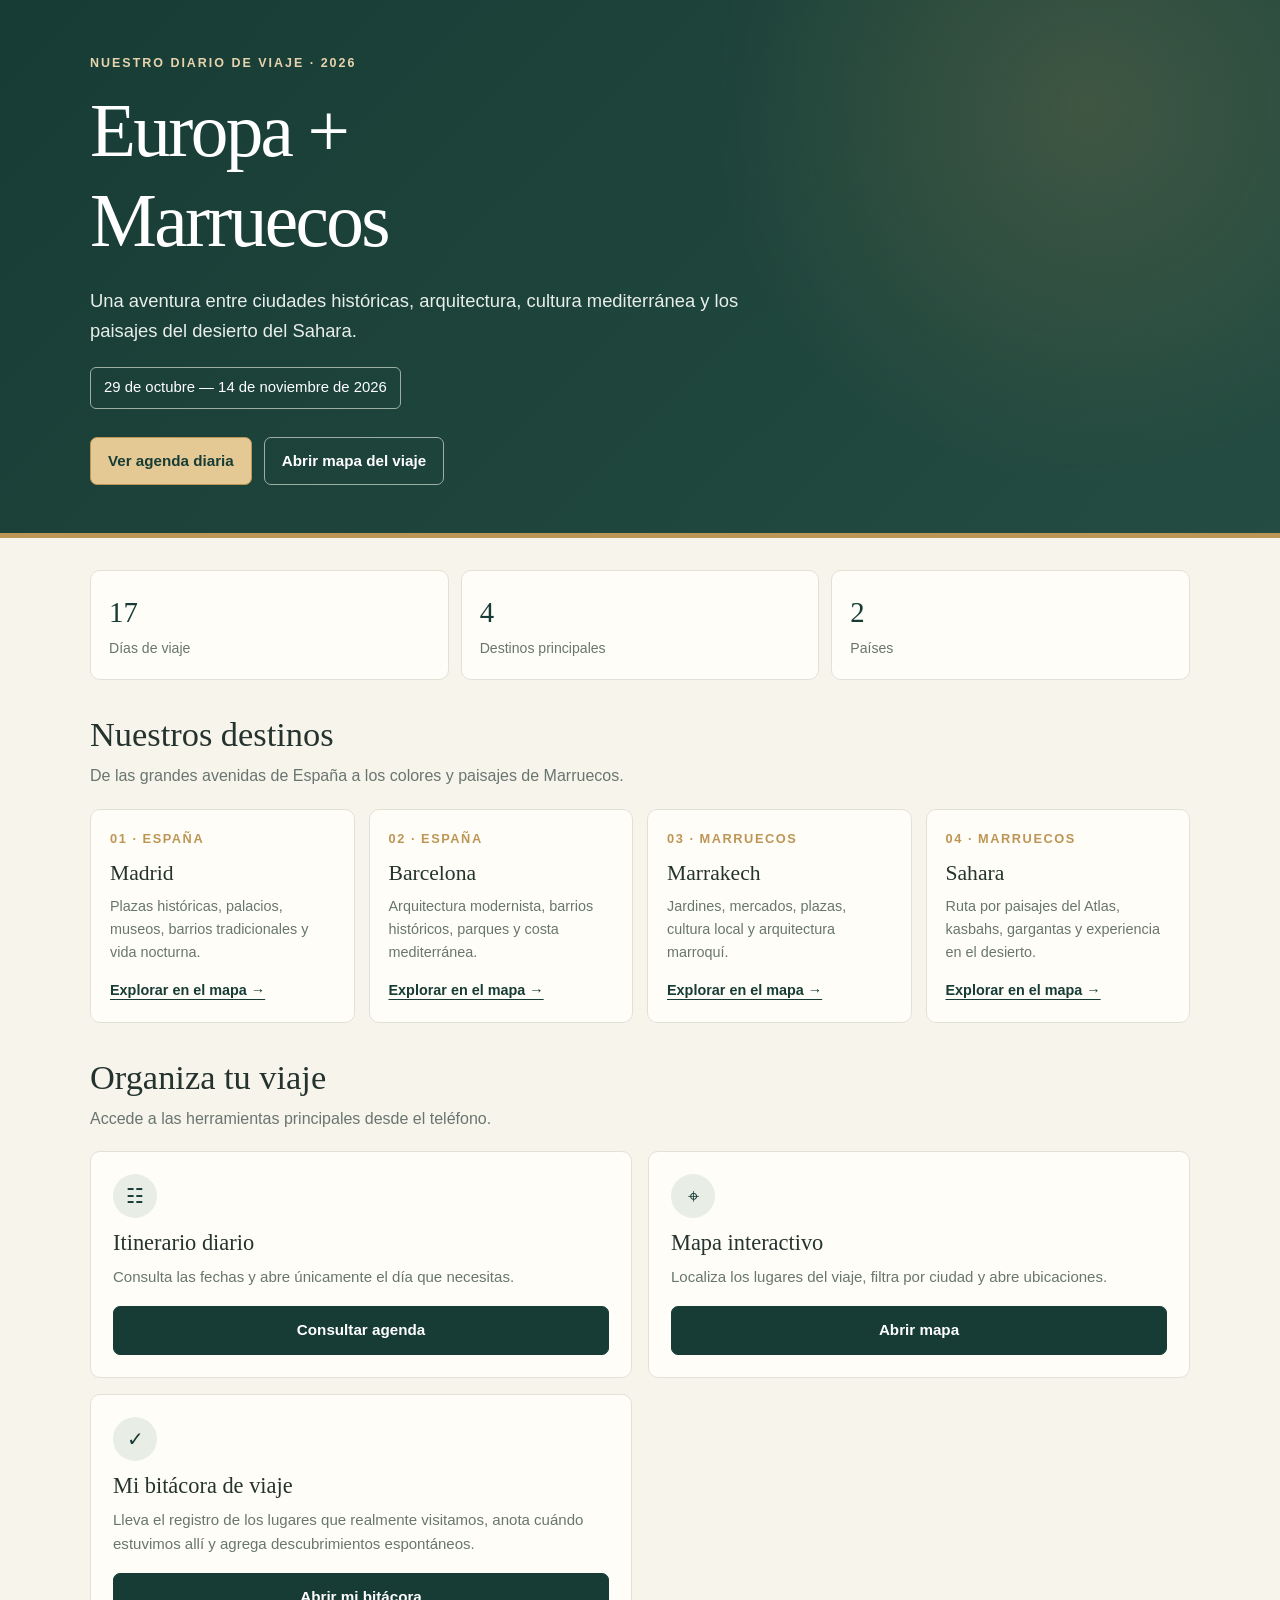
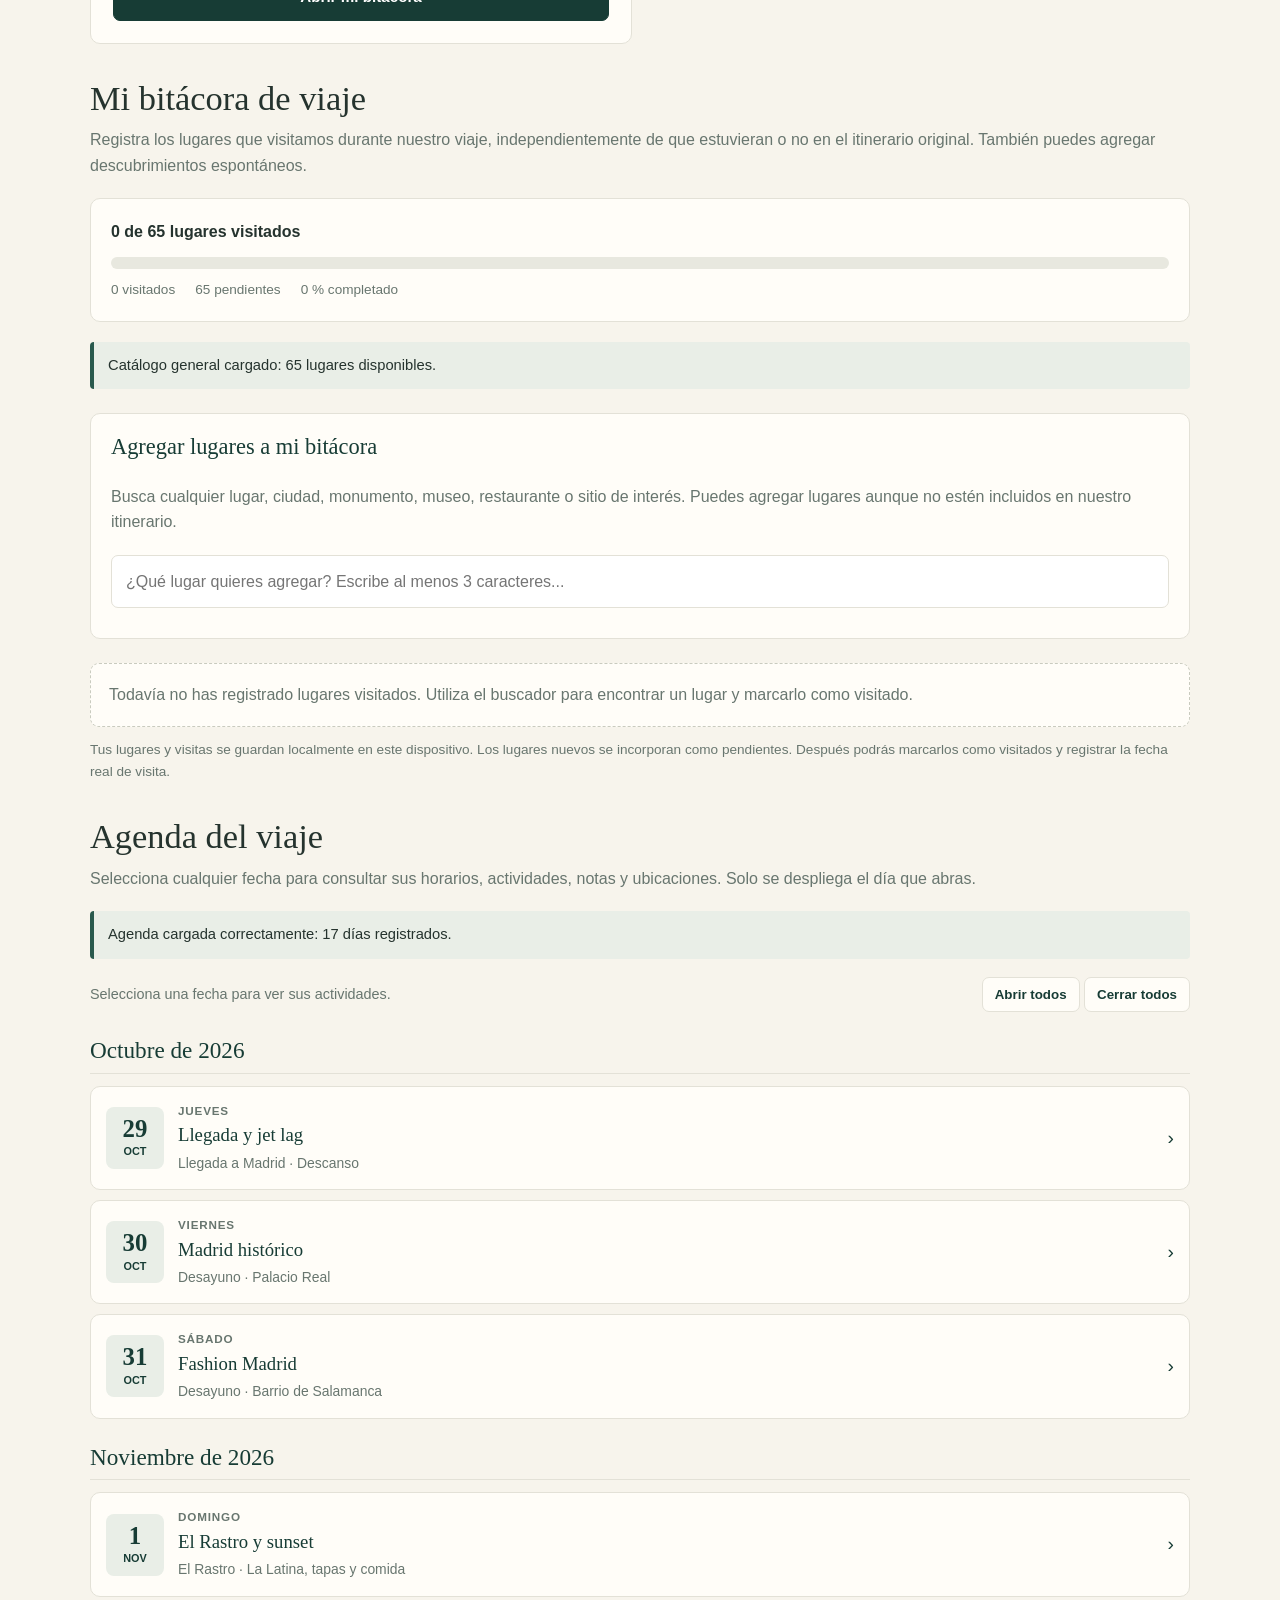
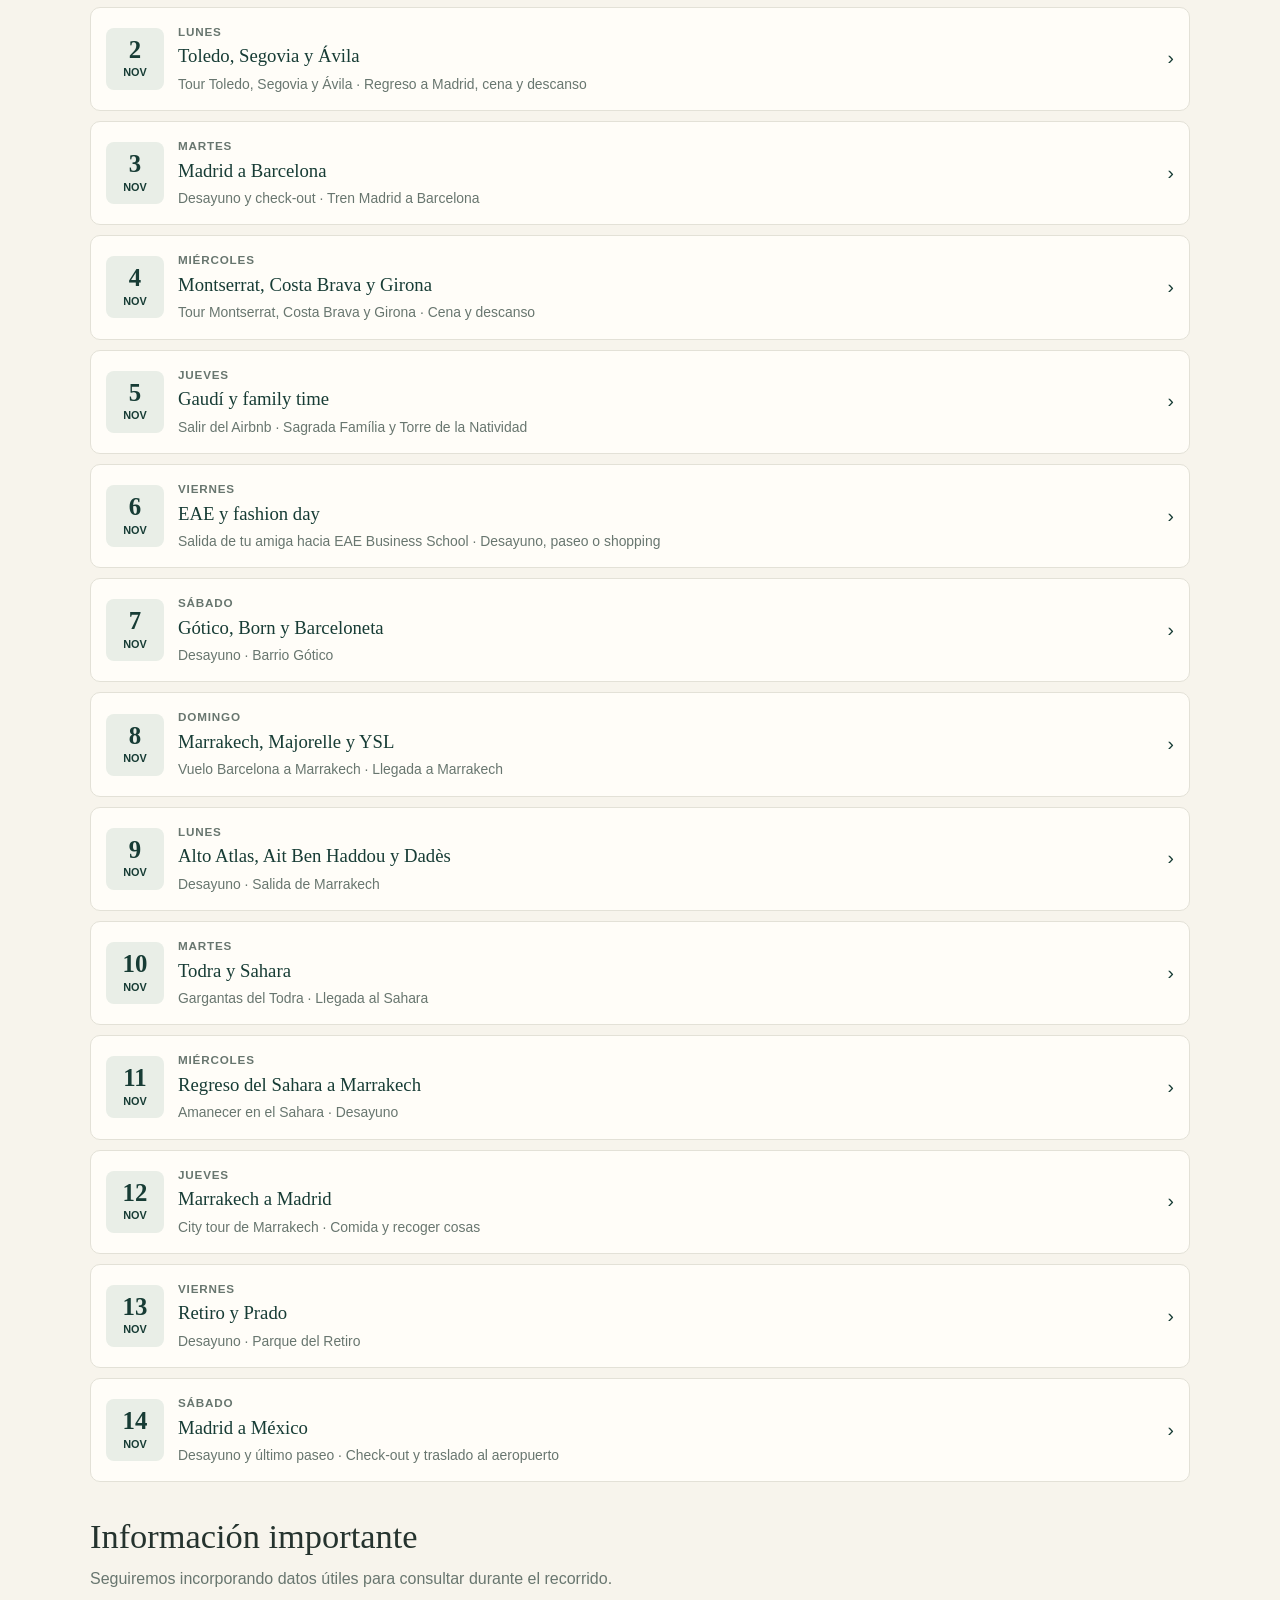
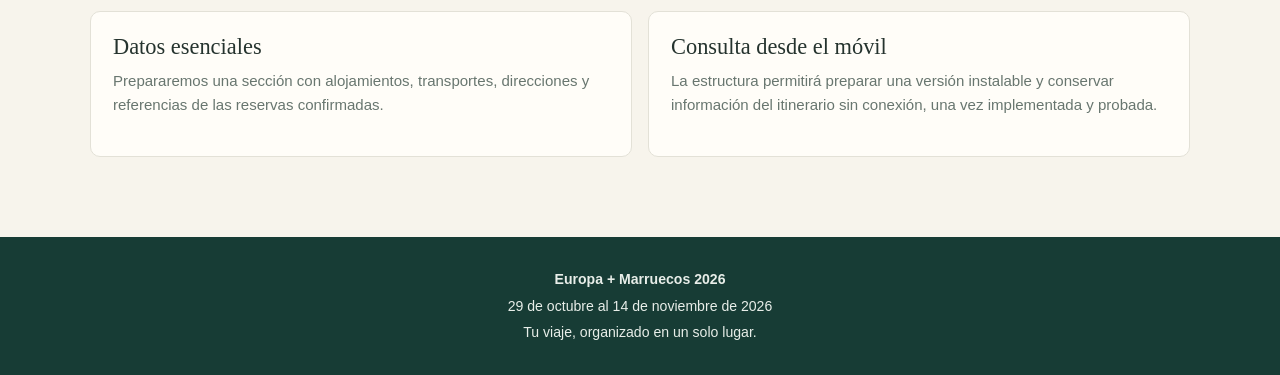
<file: index.html>
<!DOCTYPE html>
<html lang="es">
<head>
  <meta charset="UTF-8">
  <meta name="viewport" content="width=device-width, initial-scale=1">

  <meta name="description"
    content="Portal de viaje Europa y Marruecos 2026: itinerario, destinos y mapa.">
  <meta name="theme-color" content="#173c35">

  <title>Europa + Marruecos 2026 | Nuestro viaje</title>

  <style>
    :root {
      --green: #173c35;
      --green-light: #28594d;
      --cream: #f7f4ec;
      --paper: #fffdf8;
      --gold: #bd9656;
      --text: #25332e;
      --muted: #68766f;
      --border: #e3e1d7;
    }

    * { box-sizing: border-box; }

    html { scroll-behavior: smooth; }

    body {
      margin: 0;
      color: var(--text);
      background: var(--cream);
      font-family: Arial, Helvetica, sans-serif;
      line-height: 1.6;
    }

    a { color: inherit; }

    h1, h2, h3 {
      font-family: Georgia, "Times New Roman", serif;
      line-height: 1.2;
    }

    .hero {
      padding: 54px 22px 48px;
      color: white;
      background:
        radial-gradient(circle at 85% 20%, #bd965633 0, transparent 32%),
        linear-gradient(135deg, #173c35, #244c42);
      border-bottom: 5px solid var(--gold);
    }

    .hero-inner, main, .footer-inner {
      width: min(1100px, calc(100% - 32px));
      margin: 0 auto;
    }

    .eyebrow {
      margin: 0 0 12px;
      color: #e7d4ae;
      font-size: .78rem;
      font-weight: bold;
      letter-spacing: .16em;
      text-transform: uppercase;
    }

    h1 {
      max-width: 760px;
      margin: 0;
      font-size: clamp(2.4rem, 7vw, 4.7rem);
      font-weight: normal;
      letter-spacing: -.035em;
    }

    .hero-description {
      max-width: 650px;
      margin: 20px 0 0;
      color: #e8eee9;
      font-size: clamp(1rem, 2vw, 1.15rem);
    }

    .date-pill {
      display: inline-block;
      margin-top: 22px;
      padding: 8px 13px;
      border: 1px solid #9daea4;
      border-radius: 6px;
      font-size: .93rem;
    }

    .hero-actions {
      display: flex;
      flex-wrap: wrap;
      gap: 12px;
      margin-top: 28px;
    }

    .button {
      display: inline-flex;
      align-items: center;
      justify-content: center;
      min-height: 45px;
      padding: 11px 17px;
      border: 1px solid var(--gold);
      border-radius: 7px;
      color: var(--green);
      background: #e5c995;
      font-size: .95rem;
      font-weight: bold;
      text-decoration: none;
      text-align: center;
      cursor: pointer;
    }

    .button:hover, .button:focus-visible {
      filter: brightness(.95);
    }

    .button-outline {
      color: white;
      background: transparent;
      border-color: #9daea4;
    }

    main {
      padding-top: 32px;
      padding-bottom: 46px;
    }

    .section { margin-bottom: 34px; }

    .section-heading {
      margin: 0 0 8px;
      font-size: clamp(1.65rem, 4vw, 2.15rem);
      font-weight: normal;
    }

    .section-description {
      margin: 0 0 20px;
      color: var(--muted);
    }

    .overview {
      display: grid;
      grid-template-columns: repeat(3, minmax(0, 1fr));
      gap: 12px;
      margin-bottom: 34px;
    }

    .overview-card {
      padding: 18px;
      background: var(--paper);
      border: 1px solid var(--border);
      border-radius: 10px;
    }

    .overview-number {
      display: block;
      color: var(--green);
      font-family: Georgia, "Times New Roman", serif;
      font-size: 1.8rem;
    }

    .overview-label {
      color: var(--muted);
      font-size: .88rem;
    }

    .destination-grid {
      display: grid;
      grid-template-columns: repeat(4, minmax(0, 1fr));
      gap: 14px;
    }

    .destination {
      display: flex;
      flex-direction: column;
      min-height: 190px;
      padding: 19px;
      background: var(--paper);
      border: 1px solid var(--border);
      border-radius: 10px;
    }

    .destination-number {
      color: var(--gold);
      font-size: .8rem;
      font-weight: bold;
      letter-spacing: .12em;
    }

    .destination h3 {
      margin: 12px 0 8px;
      font-size: 1.35rem;
      font-weight: normal;
    }

    .destination p {
      margin: 0;
      color: var(--muted);
      font-size: .9rem;
    }

    .destination a {
      margin-top: auto;
      padding-top: 15px;
      color: var(--green);
      font-size: .9rem;
      font-weight: bold;
      text-underline-offset: 4px;
    }

    .feature-grid {
      display: grid;
      grid-template-columns: repeat(2, minmax(0, 1fr));
      gap: 16px;
    }

    .feature {
      padding: 22px;
      background: var(--paper);
      border: 1px solid var(--border);
      border-radius: 10px;
    }

    .feature-symbol {
      display: inline-flex;
      align-items: center;
      justify-content: center;
      width: 44px;
      height: 44px;
      margin-bottom: 12px;
      border-radius: 50%;
      color: var(--green);
      background: #e8ede5;
      font-size: 1.25rem;
    }

    .feature h3 {
      margin: 0 0 8px;
      font-size: 1.4rem;
      font-weight: normal;
    }

    .feature p {
      margin: 0 0 17px;
      color: var(--muted);
      font-size: .94rem;
    }

    .feature .button {
      width: 100%;
      color: white;
      background: var(--green);
      border-color: var(--green);
    }

    .feature .button:hover {
      background: var(--green-light);
    }

    .status {
      margin: 12px 0;
      padding: 12px 14px;
      background: #e9eee7;
      border-left: 4px solid var(--green-light);
      border-radius: 4px;
      font-size: .92rem;
      overflow-wrap: anywhere;
    }

    /* Agenda por día */
    .agenda-tools {
      display: flex;
      flex-wrap: wrap;
      align-items: center;
      justify-content: space-between;
      gap: 10px;
      margin: 18px 0;
    }

    .agenda-tools p {
      margin: 0;
      color: var(--muted);
      font-size: .9rem;
    }

    .small-button {
      padding: 9px 12px;
      border: 1px solid var(--border);
      border-radius: 7px;
      color: var(--green);
      background: var(--paper);
      font-weight: bold;
      cursor: pointer;
    }

    .month-heading {
      margin: 25px 0 12px;
      padding-bottom: 8px;
      color: var(--green);
      border-bottom: 1px solid var(--border);
      font-size: 1.45rem;
      font-weight: normal;
    }

    .day-list {
      display: grid;
      gap: 10px;
    }

    .day-card {
      overflow: hidden;
      background: var(--paper);
      border: 1px solid var(--border);
      border-radius: 10px;
      scroll-margin-top: 15px;
    }

    .day-card[open] {
      border-color: #c7b184;
      box-shadow: 0 3px 12px #173c350b;
    }

    .day-summary {
      display: flex;
      align-items: center;
      gap: 14px;
      padding: 15px;
      cursor: pointer;
      list-style: none;
    }

    .day-summary::-webkit-details-marker { display: none; }

    .day-date {
      display: flex;
      flex: 0 0 58px;
      min-height: 62px;
      flex-direction: column;
      align-items: center;
      justify-content: center;
      border-radius: 8px;
      color: var(--green);
      background: #e9eee7;
      text-align: center;
    }

    .day-date strong {
      font-family: Georgia, "Times New Roman", serif;
      font-size: 1.55rem;
      line-height: 1.15;
    }

    .day-date span {
      font-size: .68rem;
      font-weight: bold;
      text-transform: uppercase;
    }

    .day-summary-content {
      flex: 1;
      min-width: 0;
    }

    .day-weekday {
      display: block;
      margin-bottom: 3px;
      color: var(--muted);
      font-size: .73rem;
      font-weight: bold;
      letter-spacing: .07em;
      text-transform: uppercase;
    }

    .day-title {
      display: block;
      color: var(--green);
      font-family: Georgia, "Times New Roman", serif;
      font-size: 1.17rem;
      font-weight: normal;
      line-height: 1.3;
    }

    .day-preview {
      display: block;
      margin-top: 4px;
      color: var(--muted);
      font-size: .87rem;
      overflow-wrap: anywhere;
    }

    .day-chevron {
      flex: 0 0 auto;
      color: var(--green);
      font-size: 1.2rem;
      transition: transform .2s ease;
    }

    .day-card[open] .day-chevron {
      transform: rotate(90deg);
    }

    .day-detail {
      padding: 0 18px 19px;
      border-top: 1px solid var(--border);
    }

    .day-description {
      margin: 16px 0;
      color: var(--muted);
    }

    .activity-list {
      display: grid;
      gap: 0;
      margin: 12px 0 18px;
      padding: 0;
      list-style: none;
    }

    .activity-item {
      display: grid;
      grid-template-columns: minmax(75px, auto) 1fr;
      gap: 12px;
      padding: 12px 0;
      border-bottom: 1px solid #eeece4;
    }

    .activity-time {
      color: var(--green);
      font-size: .85rem;
      font-weight: bold;
    }

    .activity-name {
      font-weight: bold;
      overflow-wrap: anywhere;
    }

    .activity-description {
      margin-top: 4px;
      color: var(--muted);
      font-size: .9rem;
      overflow-wrap: anywhere;
    }

    .activity-map-link {
      display: inline-block;
      margin-top: 5px;
      color: var(--green);
      font-size: .86rem;
      font-weight: bold;
      text-underline-offset: 3px;
    }

    .day-map-link {
      display: inline-block;
      margin-top: 6px;
      padding: 9px 12px;
      border: 1px solid var(--green);
      border-radius: 6px;
      color: var(--green);
      font-size: .88rem;
      font-weight: bold;
      text-decoration: none;
    }

    .day-map-link:hover {
      color: white;
      background: var(--green);
    }

    .empty-state {
      padding: 18px;
      color: var(--muted);
      background: var(--paper);
      border: 1px dashed #c9cbbf;
      border-radius: 9px;
    }

    .footer {
      padding: 27px 16px;
      color: #e8eee9;
      background: var(--green);
      text-align: center;
      font-size: .88rem;
    }

    .footer p { margin: 4px 0; }

    @media (max-width: 800px) {
      .destination-grid {
        grid-template-columns: repeat(2, minmax(0, 1fr));
      }
    }

    @media (max-width: 520px) {
      .hero { padding: 38px 0; }

      .hero-inner, main, .footer-inner {
        width: calc(100% - 24px);
      }

      .overview { gap: 7px; }

      .overview-card { padding: 12px 9px; }

      .overview-number { font-size: 1.4rem; }

      .overview-label { font-size: .75rem; }

      .destination-grid, .feature-grid {
        grid-template-columns: 1fr;
      }

      .destination { min-height: 155px; }

      .day-summary { gap: 10px; padding: 12px; }

      .day-date { flex-basis: 50px; min-height: 57px; }

      .day-title { font-size: 1.05rem; }

      .day-preview { font-size: .82rem; }

      .day-detail { padding: 0 13px 16px; }

      .activity-item {
        grid-template-columns: 1fr;
        gap: 3px;
      }
    }
    /* BITÁCORA DE VIAJE */
.bitacora-progress {
  padding: 20px;
  margin-bottom: 18px;
  background: var(--paper);
  border: 1px solid var(--border);
  border-radius: 10px;
}

.progress-track {
  height: 12px;
  margin-top: 12px;
  overflow: hidden;
  background: #e8e8df;
  border-radius: 20px;
}

.progress-fill {
  width: 0;
  height: 100%;
  background: var(--green-light);
  border-radius: 20px;
  transition: width .25s ease;
}

.bitacora-stats {
  display: flex;
  flex-wrap: wrap;
  gap: 18px;
  margin-top: 10px;
  color: var(--muted);
  font-size: .9rem;
}

.bitacora-tools {
  display: flex;
  flex-wrap: wrap;
  gap: 10px;
  margin: 18px 0;
}

.bitacora-tools input,
.bitacora-tools select,
.bitacora-form input,
.bitacora-form select {
  min-width: 0;
  padding: 11px;
  border: 1px solid var(--border);
  border-radius: 7px;
  background: var(--paper);
  color: var(--text);
  font: inherit;
}

.bitacora-tools input {
  flex: 1 1 220px;
}

.bitacora-tools select {
  flex: 0 1 200px;
}

.bitacora-group {
  margin-top: 25px;
}

.bitacora-group h3 {
  padding-bottom: 8px;
  color: var(--green);
  border-bottom: 1px solid var(--border);
  font-size: 1.35rem;
  font-weight: normal;
}

.bitacora-item {
  display: grid;
  grid-template-columns: minmax(0, 1fr) auto;
  gap: 12px;
  align-items: center;
  padding: 14px;
  margin-bottom: 8px;
  background: var(--paper);
  border: 1px solid var(--border);
  border-radius: 9px;
}

.bitacora-item.visited {
  background: #edf2eb;
  border-color: #bdcdbd;
}

.bitacora-item-name {
  font-weight: bold;
}

.bitacora-item-meta {
  margin-top: 3px;
  color: var(--muted);
  font-size: .84rem;
}

.bitacora-item-control {
  display: flex;
  flex-direction: column;
  align-items: flex-end;
  gap: 6px;
}

.bitacora-check {
  display: flex;
  align-items: center;
  gap: 7px;
  font-size: .88rem;
  font-weight: bold;
  color: var(--green);
}

.bitacora-date {
  width: 145px;
  padding: 7px;
  border: 1px solid var(--border);
  border-radius: 6px;
  font: inherit;
  font-size: .82rem;
  background: white;
}

.bitacora-form {
  display: grid;
  grid-template-columns: repeat(2, minmax(0, 1fr));
  gap: 10px;
  padding: 18px;
  background: var(--paper);
  border: 1px solid var(--border);
  border-radius: 10px;
}

.bitacora-form h3,
.bitacora-form p {
  grid-column: 1 / -1;
  margin: 0;
}

.bitacora-form .button {
  grid-column: 1 / -1;
  color: white;
  background: var(--green);
}

.bitacora-note {
  margin-top: 12px;
  color: var(--muted);
  font-size: .85rem;
}

@media (max-width: 520px) {
  .bitacora-item {
    grid-template-columns: 1fr;
  }

  .bitacora-item-control {
    flex-direction: row;
    justify-content: space-between;
    align-items: center;
  }

  .bitacora-form {
    grid-template-columns: 1fr;
  }

  .bitacora-form input,
  .bitacora-form select {
    width: 100%;
  }
}

    
/* Buscador para agregar lugares a la bitácora */

.bitacora-add {
  padding: 20px;
  background: var(--paper);
  border: 1px solid var(--border);
  border-radius: 10px;
}

.bitacora-add h3 {
  margin-top: 0;
  color: var(--green);
  font-family: Georgia, "Times New Roman", serif;
  font-size: 1.4rem;
  font-weight: normal;
}

.bitacora-search-add input,
.bitacora-selected input,
.bitacora-custom input,
.bitacora-custom select {
  width: 100%;
  min-width: 0;
  padding: 12px;
  border: 1px solid var(--border);
  border-radius: 7px;
  background: white;
  color: var(--text);
  font: inherit;
}

.bitacora-add-results {
  display: grid;
  gap: 7px;
  margin-top: 10px;
}

.bitacora-result {
  width: 100%;
  padding: 12px;
  border: 1px solid var(--border);
  border-radius: 7px;
  background: white;
  color: var(--text);
  text-align: left;
  cursor: pointer;
}

.bitacora-result:hover {
  background: #edf2eb;
  border-color: var(--green-light);
}

.bitacora-result strong,
.bitacora-result span {
  display: block;
}

.bitacora-result span {
  margin-top: 3px;
  color: var(--muted);
  font-size: .85rem;
}

.bitacora-selected,
.bitacora-custom {
  margin-top: 15px;
  padding: 16px;
  background: #edf2eb;
  border: 1px solid #bdcdbd;
  border-radius: 8px;
}

.bitacora-selected p,
.bitacora-custom p {
  color: var(--muted);
  font-size: .9rem;
}

.bitacora-selected label,
.bitacora-custom label {
  display: block;
  margin: 12px 0 5px;
  font-size: .88rem;
  font-weight: bold;
}

.bitacora-selected .button,
.bitacora-custom .button {
  width: 100%;
  margin-top: 14px;
  color: white;
  background: var(--green);
  border-color: var(--green);
}

.bitacora-add-results:empty {
  display: none;
}

@media (max-width: 520px) {
  .bitacora-add {
    padding: 15px;
  }
}

/* =====================================================
   BITÁCORA DE VIAJE — BUSCADOR EXTERNO PHOTON
   ===================================================== */

/* Contenedor para agregar lugares */

.bitacora-add {
  margin: 24px 0;
  padding: 20px;
  background: var(--paper);
  border: 1px solid var(--border);
  border-radius: 10px;
}

.bitacora-add h3 {
  margin-top: 0;
  color: var(--green);
  font-family: Georgia, "Times New Roman", serif;
  font-size: 1.4rem;
  font-weight: normal;
}

/* Campo único de búsqueda */

.bitacora-search-add {
  width: 100%;
  position: relative;
}

.bitacora-search-add input {
  display: block;
  width: 100%;
  min-width: 0;
  padding: 13px 14px;
  border: 1px solid var(--border);
  border-radius: 7px;
  background: white;
  color: var(--text);
  font: inherit;
  font-size: 1rem;
  box-sizing: border-box;
}

.bitacora-search-add input:focus {
  outline: 2px solid var(--green-light);
  outline-offset: 2px;
  border-color: var(--green);
}

/* Resultados de Photon */

.bitacora-add-results {
  display: grid;
  gap: 8px;
  margin-top: 10px;
}

.bitacora-add-results:empty {
  display: none;
}

.bitacora-result {
  display: block;
  width: 100%;
  padding: 13px;
  border: 1px solid var(--border);
  border-radius: 7px;
  background: white;
  color: var(--text);
  text-align: left;
  font: inherit;
  cursor: pointer;
  transition: background .2s ease, border-color .2s ease;
}

.bitacora-result:hover {
  background: #edf2eb;
  border-color: var(--green-light);
}

.bitacora-result:focus-visible {
  outline: 2px solid var(--green);
  outline-offset: 2px;
}

.bitacora-result strong,
.bitacora-result span {
  display: block;
}

.bitacora-result strong {
  color: var(--green);
  font-size: .98rem;
}

.bitacora-result span {
  margin-top: 4px;
  color: var(--muted);
  font-size: .85rem;
  overflow-wrap: anywhere;
}

/* Mensajes del buscador */

.bitacora-search-message {
  padding: 12px;
  color: var(--muted);
  font-size: .9rem;
  background: white;
  border: 1px solid var(--border);
  border-radius: 7px;
}

/* Lugar seleccionado */

.bitacora-selected {
  margin-top: 15px;
  padding: 17px;
  background: #edf2eb;
  border: 1px solid #bdcdbd;
  border-radius: 8px;
}

.bitacora-selected strong {
  display: block;
  color: var(--green);
  font-size: 1.05rem;
}

.bitacora-selected p {
  margin: 7px 0;
  color: var(--muted);
  font-size: .9rem;
  overflow-wrap: anywhere;
}

/* Botón para agregar el lugar */

#bitacoraConfirmAdd {
  display: block;
  width: 100%;
  margin-top: 12px;
  padding: 12px 16px;
  border: 1px solid var(--green);
  border-radius: 7px;
  background: var(--green);
  color: white;
  font: inherit;
  font-weight: bold;
  cursor: pointer;
}

#bitacoraConfirmAdd:hover {
  filter: brightness(.92);
}

#bitacoraConfirmAdd:focus-visible {
  outline: 2px solid var(--green);
  outline-offset: 3px;
}

/* Progreso de la bitácora */

.bitacora-progress {
  margin: 20px 0;
}

.bitacora-stats {
  display: flex;
  flex-wrap: wrap;
  gap: 10px 20px;
  margin-top: 10px;
  color: var(--muted);
  font-size: .85rem;
}

/* Adaptación para teléfonos */

@media (max-width: 520px) {

  .bitacora-add {
    padding: 15px;
  }

  .bitacora-add h3 {
    font-size: 1.25rem;
  }

  .bitacora-result {
    padding: 12px;
  }

  .bitacora-stats {
    gap: 8px 14px;
  }

  #bitacoraConfirmAdd {
    padding: 13px 10px;
  }

}
  
  </style>
</head>

<body>
  <header class="hero">
    <div class="hero-inner">
      <p class="eyebrow">Nuestro diario de viaje · 2026</p>
      <h1>Europa +<br>Marruecos</h1>

      <p class="hero-description">
        Una aventura entre ciudades históricas, arquitectura,
        cultura mediterránea y los paisajes del desierto del Sahara.
      </p>

      <div class="date-pill">
        29 de octubre — 14 de noviembre de 2026
      </div>

      <div class="hero-actions">
        <a class="button" href="#itinerario">Ver agenda diaria</a>
        <a class="button button-outline" href="./mapa.html">
          Abrir mapa del viaje
        </a>
      </div>
    </div>
  </header>

  <main>
    <section class="overview" aria-label="Resumen del viaje">
      <div class="overview-card">
        <span class="overview-number">17</span>
        <span class="overview-label">Días de viaje</span>
      </div>
      <div class="overview-card">
        <span class="overview-number">4</span>
        <span class="overview-label">Destinos principales</span>
      </div>
      <div class="overview-card">
        <span class="overview-number">2</span>
        <span class="overview-label">Países</span>
      </div>
    </section>

    <section class="section" id="destinos">
      <h2 class="section-heading">Nuestros destinos</h2>
      <p class="section-description">
        De las grandes avenidas de España a los colores y paisajes de Marruecos.
      </p>

      <div class="destination-grid">
        <article class="destination">
          <span class="destination-number">01 · ESPAÑA</span>
          <h3>Madrid</h3>
          <p>Plazas históricas, palacios, museos, barrios tradicionales y vida nocturna.</p>
          <a href="./mapa.html?city=Madrid">Explorar en el mapa →</a>
        </article>

        <article class="destination">
          <span class="destination-number">02 · ESPAÑA</span>
          <h3>Barcelona</h3>
          <p>Arquitectura modernista, barrios históricos, parques y costa mediterránea.</p>
          <a href="./mapa.html?city=Barcelona">Explorar en el mapa →</a>
        </article>

        <article class="destination">
          <span class="destination-number">03 · MARRUECOS</span>
          <h3>Marrakech</h3>
          <p>Jardines, mercados, plazas, cultura local y arquitectura marroquí.</p>
          <a href="./mapa.html?city=Marrakech">Explorar en el mapa →</a>
        </article>

        <article class="destination">
          <span class="destination-number">04 · MARRUECOS</span>
          <h3>Sahara</h3>
          <p>Ruta por paisajes del Atlas, kasbahs, gargantas y experiencia en el desierto.</p>
          <a href="./mapa.html?city=Sahara">Explorar en el mapa →</a>
        </article>
      </div>
    </section>

    <section class="section">
      <h2 class="section-heading">Organiza tu viaje</h2>
      <p class="section-description">
        Accede a las herramientas principales desde el teléfono.
      </p>

      <div class="feature-grid">
        <article class="feature">
          <div class="feature-symbol" aria-hidden="true">☷</div>
          <h3>Itinerario diario</h3>
          <p>Consulta las fechas y abre únicamente el día que necesitas.</p>
          <a class="button" href="#itinerario">Consultar agenda</a>
        </article>

        <article class="feature">
          <div class="feature-symbol" aria-hidden="true">⌖</div>
          <h3>Mapa interactivo</h3>
          <p>Localiza los lugares del viaje, filtra por ciudad y abre ubicaciones.</p>
          <a class="button" href="./mapa.html">Abrir mapa</a>
        </article>

        <article class="feature">
  <div class="feature-symbol" aria-hidden="true">✓</div>
  <h3>Mi bitácora de viaje</h3>
  <p>
    Lleva el registro de los lugares que realmente visitamos,
    anota cuándo estuvimos allí y agrega descubrimientos espontáneos.
  </p>
  <a class="button" href="#bitacora">Abrir mi bitácora</a>
</article>
        
      </div>
    </section>

<section class="section" id="bitacora">

  <h2 class="section-heading">Mi bitácora de viaje</h2>

  <p class="section-description">
    Registra los lugares que visitamos durante nuestro viaje,
    independientemente de que estuvieran o no en el itinerario original.
    También puedes agregar descubrimientos espontáneos.
  </p>

  <!-- PROGRESO GENERAL -->
  <div class="bitacora-progress">

    <strong id="bitacoraProgressText">
      Preparando bitácora...
    </strong>

    <div class="progress-track">
      <div
        class="progress-fill"
        id="bitacoraProgressFill">
      </div>
    </div>

    <div class="bitacora-stats">
      <span id="bitacoraVisitedCount">0 visitados</span>
      <span id="bitacoraPendingCount">0 pendientes</span>
      <span id="bitacoraPercent">0 % completado</span>
    </div>

  </div>

  <!-- ESTADO DE LA BITÁCORA -->
<p
  id="bitacoraStatus"
  class="status"
  role="status"
  aria-live="polite">
</p>
  <!-- BUSCADOR EXTERNO DE LUGARES -->
  <div class="bitacora-add">

    <h3>Agregar lugares a mi bitácora</h3>

    <p class="section-description">
      Busca cualquier lugar, ciudad, monumento, museo, restaurante
      o sitio de interés. Puedes agregar lugares aunque no estén
      incluidos en nuestro itinerario.
    </p>

    <div class="bitacora-search-add">

      <input
        type="search"
        id="bitacoraPhotonSearch"
        placeholder="¿Qué lugar quieres agregar? Escribe al menos 3 caracteres..."
        autocomplete="off"
        aria-label="Buscar lugares para agregar a la bitácora">

      <!-- RESULTADOS DE BÚSQUEDA EXTERNA -->
      <div
        id="bitacoraPhotonResults"
        class="bitacora-add-results"
        aria-live="polite">
      </div>

    </div>

    <!-- LUGAR SELECCIONADO -->
    <div
      id="bitacoraSelected"
      class="bitacora-selected"
      hidden>

      <strong id="bitacoraSelectedName"></strong>

      <p id="bitacoraSelectedMeta"></p>

      <button
        type="button"
        class="button"
        id="bitacoraConfirmAdd">
        Marcar como visitado
      </button>

    </div>

  </div>

  <!-- LISTADO GENERAL DE LUGARES -->
  <div id="bitacoraList">

    <div class="empty-state">
      Preparando catálogo de lugares...
    </div>

  </div>

  <!-- AVISO DE ALMACENAMIENTO -->
  <p class="bitacora-note">
    Tus lugares y visitas se guardan localmente en este dispositivo.
    Los lugares nuevos se incorporan como pendientes. Después podrás
    marcarlos como visitados y registrar la fecha real de visita.
  </p>

</section>
    
    <section class="section" id="itinerario">
      <h2 class="section-heading">Agenda del viaje</h2>
      <p class="section-description">
        Selecciona cualquier fecha para consultar sus horarios, actividades,
        notas y ubicaciones. Solo se despliega el día que abras.
      </p>

      <p id="itineraryStatus" class="status" role="status" aria-live="polite">
        Cargando agenda…
      </p>

      <div class="agenda-tools">
        <p id="agendaCount">Preparando fechas del viaje…</p>
        <div>
          <button type="button" id="openAllDays" class="small-button">
            Abrir todos
          </button>
          <button type="button" id="closeAllDays" class="small-button">
            Cerrar todos
          </button>
        </div>
      </div>

      <div id="dayList">
        <div class="empty-state">Preparando la información del viaje…</div>
      </div>
    </section>

    <section class="section">
      <h2 class="section-heading">Información importante</h2>
      <p class="section-description">
        Seguiremos incorporando datos útiles para consultar durante el recorrido.
      </p>

      <div class="feature-grid">
        <article class="feature">
          <h3>Datos esenciales</h3>
          <p>
            Prepararemos una sección con alojamientos, transportes,
            direcciones y referencias de las reservas confirmadas.
          </p>
        </article>

        <article class="feature">
          <h3>Consulta desde el móvil</h3>
          <p>
            La estructura permitirá preparar una versión instalable y
            conservar información del itinerario sin conexión, una vez
            implementada y probada.
          </p>
        </article>
      </div>
    </section>
  </main>

  <footer class="footer">
    <div class="footer-inner">
      <p><strong>Europa + Marruecos 2026</strong></p>
      <p>29 de octubre al 14 de noviembre de 2026</p>
      <p>Tu viaje, organizado en un solo lugar.</p>
    </div>
  </footer>

  <script>
    "use strict";

    const itineraryStatus = document.getElementById("itineraryStatus");
    const dayList = document.getElementById("dayList");
    const agendaCount = document.getElementById("agendaCount");

   function escapeHtml(value) {
  return String(value ?? "").replace(/[&<>"']/g, function (char) {
    return {
      "&": "&amp;",
      "<": "&lt;",
      ">": "&gt;",
      '"': "&quot;",
      "'": "&#39;"
    }[char];
  });
}

    function getDays(data) {
      if (Array.isArray(data)) return data;
      if (Array.isArray(data.days)) return data.days;
      if (data.itinerary && Array.isArray(data.itinerary.days)) {
        return data.itinerary.days;
      }
      if (Array.isArray(data.itinerary)) return data.itinerary;
      return [];
    }

    function getDayTitle(day, index) {
      return day.title ||
        day.name ||
        day.city ||
        day.destination ||
        `Día ${day.day ?? day.number ?? index + 1}`;
    }

    function getDayDate(day) {
      return day.date || day.startDate || day.fecha || "";
    }

    function getDayDescription(day) {
      const description = day.description || day.summary || day.notes || "";
      return typeof description === "string" ? description : "";
    }

    function parseDate(value) {
      if (!value) return null;

      // Fecha ISO: YYYY-MM-DD, sin problemas de zona horaria.
      const iso = String(value).match(/^(\d{4})-(\d{2})-(\d{2})$/);

      if (iso) {
        return new Date(
          Number(iso[1]),
          Number(iso[2]) - 1,
          Number(iso[3]),
          12
        );
      }

      // Fecha en formato DD-MM-YYYY o DD/MM/YYYY.
const numeric = String(value).match(
  /^(\d{1,2})[-/](\d{1,2})[-/](\d{4})$/
);

      if (numeric) {
        return new Date(
          Number(numeric[3]),
          Number(numeric[2]) - 1,
          Number(numeric[1]),
          12
        );
      }

      const parsed = new Date(value);
      return Number.isNaN(parsed.getTime()) ? null : parsed;
    }

    function getDateParts(dateValue) {
      const date = parseDate(dateValue);

      if (!date) {
        return {
          dayNumber: "",
          monthShort: "",
          weekday: "",
          monthKey: "sin-fecha",
          monthLabel: "Fechas por confirmar",
          sortValue: Number.MAX_SAFE_INTEGER
        };
      }

      const dayNumber = String(date.getDate());
      const monthShort = new Intl.DateTimeFormat("es-MX", {
        month: "short"
      }).format(date).replace(".", "").toUpperCase();

      const weekday = new Intl.DateTimeFormat("es-MX", {
        weekday: "long"
      }).format(date);

      const monthLabel = new Intl.DateTimeFormat("es-MX", {
        month: "long",
        year: "numeric"
      }).format(date);

      return {
        dayNumber,
        monthShort,
        weekday,
        monthKey: `${date.getFullYear()}-${String(date.getMonth() + 1).padStart(2, "0")}`,
        monthLabel: monthLabel.charAt(0).toLocaleUpperCase("es-MX") +
          monthLabel.slice(1),
        sortValue: date.getTime()
      };
    }

    function getActivities(day) {
      if (Array.isArray(day.activities)) return day.activities;
      if (Array.isArray(day.events)) return day.events;
      return [];
    }

    function getActivityName(activity) {
      if (typeof activity === "string") return activity;

      return activity.title ||
        activity.name ||
        activity.activity ||
        activity.description ||
        "Actividad";
    }

    function getActivityTime(activity) {
      if (!activity || typeof activity !== "object") return "";

      return activity.time ||
        activity.hour ||
        activity.startTime ||
        activity.start ||
        activity.hora ||
        "";
    }

    function getActivityDescription(activity) {
      if (!activity || typeof activity !== "object") return "";

      const value = activity.details ||
        activity.notes ||
        activity.summary ||
        activity.description ||
        "";

      const name = getActivityName(activity);

      // No repetir la descripción cuando también se usa como título.
      return typeof value === "string" && value !== name ? value : "";
    }

    function createActivityHtml(activity) {
      const name = escapeHtml(getActivityName(activity));
      const time = escapeHtml(getActivityTime(activity));
      const description = escapeHtml(getActivityDescription(activity));

      const locationId =
        activity && typeof activity === "object"
          ? activity.locationId
          : "";

      const locationLink =
        typeof locationId === "string" && locationId.trim()
          ? `<a class="activity-map-link"
                href="./mapa.html?location=${encodeURIComponent(locationId)}">
                Ver ubicación en el mapa →
             </a>`
          : "";

      const timeHtml = time
        ? `<span class="activity-time">${time}</span>`
        : `<span class="activity-time"></span>`;

      return `
        <li class="activity-item">
          ${timeHtml}
          <div>
            <div class="activity-name">${name}</div>
            ${description
              ? `<div class="activity-description">${description}</div>`
              : ""}
            ${locationLink}
          </div>
        </li>
      `;
    }

    function createDayCard(day, index) {
      const title = getDayTitle(day, index);
      const dateValue = getDayDate(day);
      const dateParts = getDateParts(dateValue);
      const description = getDayDescription(day);
      const activities = getActivities(day);

      const city = typeof day.city === "string" ? day.city : "";
      const destination = typeof day.destination === "string"
        ? day.destination
        : "";

      const summaryText = description ||
        activities.slice(0, 2).map(getActivityName).join(" · ") ||
        city ||
        destination ||
        "Consulta las actividades de este día.";

      const mapCity = city || destination;
      const mapLink = mapCity
        ? `<a class="day-map-link"
              href="./mapa.html?city=${encodeURIComponent(mapCity)}">
              Ver ${escapeHtml(mapCity)} en el mapa →
           </a>`
        : "";

      const activityHtml = activities.length
        ? `<ul class="activity-list">
             ${activities.map(createActivityHtml).join("")}
           </ul>`
        : `<p class="day-description">
             No hay actividades detalladas registradas para esta fecha.
           </p>`;

      const dateLabel = dateValue
        ? escapeHtml(dateValue)
        : `Día ${index + 1}`;

      return {
        sortValue: dateParts.sortValue,
        monthKey: dateParts.monthKey,
        monthLabel: dateParts.monthLabel,
        html: `
          <details class="day-card" id="day-${index + 1}">
            <summary class="day-summary">
              <span class="day-date">
                <strong>${escapeHtml(dateParts.dayNumber || String(index + 1))}</strong>
                <span>${escapeHtml(dateParts.monthShort || "DÍA")}</span>
              </span>

              <span class="day-summary-content">
                <span class="day-weekday">
                  ${dateParts.weekday
                    ? escapeHtml(dateParts.weekday)
                    : dateLabel}
                </span>
                <span class="day-title">${escapeHtml(title)}</span>
                <span class="day-preview">${escapeHtml(summaryText)}</span>
              </span>

              <span class="day-chevron" aria-hidden="true">›</span>
            </summary>

            <div class="day-detail">
              ${description
                ? `<p class="day-description">${escapeHtml(description)}</p>`
                : ""}
              ${activityHtml}
              ${mapLink}
            </div>
          </details>
        `
      };
    }

    function renderDays(days) {
      if (!days.length) {
        itineraryStatus.textContent =
          "No se encontró una lista de días reconocible en el archivo.";

        agendaCount.textContent = "No hay fechas disponibles.";

        dayList.innerHTML = `
          <div class="empty-state">
            Revisa que data/itinerary.json contenga los días del viaje.
          </div>
        `;
        return;
      }

      const cards = days
        .map((day, index) => createDayCard(day, index))
        .sort((a, b) => a.sortValue - b.sortValue);

      const groups = new Map();

      cards.forEach(card => {
        if (!groups.has(card.monthKey)) {
          groups.set(card.monthKey, {
            label: card.monthLabel,
            cards: []
          });
        }

        groups.get(card.monthKey).cards.push(card.html);
      });

      dayList.innerHTML = Array.from(groups.values()).map(group => `
        <section class="month-group">
          <h3 class="month-heading">${escapeHtml(group.label)}</h3>
          <div class="day-list">
            ${group.cards.join("")}
          </div>
        </section>
      `).join("");

      itineraryStatus.textContent =
        `Agenda cargada correctamente: ${days.length} días registrados.`;

      agendaCount.textContent =
        "Selecciona una fecha para ver sus actividades.";

      // Al abrir un día, cerrar los demás para mantener la agenda compacta.
      dayList.querySelectorAll(".day-card").forEach(card => {
        card.addEventListener("toggle", function () {
          if (!card.open) return;

          dayList.querySelectorAll(".day-card[open]").forEach(other => {
            if (other !== card) other.open = false;
          });
        });
      });

      // Los botones permiten desplegar o cerrar todos los días.
      document.getElementById("openAllDays").onclick = function () {
        dayList.querySelectorAll(".day-card").forEach(card => {
          card.open = true;
        });
      };

      document.getElementById("closeAllDays").onclick = function () {
        dayList.querySelectorAll(".day-card").forEach(card => {
          card.open = false;
        });
      };
    }

    async function loadItinerary() {
      try {
        const response = await fetch("./data/itinerary.json", {
          cache: "no-cache"
        });

        if (!response.ok) {
          throw new Error(`HTTP ${response.status}`);
        }

        const data = await response.json();
        const days = getDays(data);

        renderDays(days);
      } catch (error) {
        console.error("No se pudo cargar el itinerario:", error);

        itineraryStatus.textContent =
          "No se pudo cargar data/itinerary.json.";

        agendaCount.textContent = "No fue posible cargar las fechas.";

        dayList.innerHTML = `
          <div class="empty-state">
            Verifica que exista data/itinerary.json, que la ruta sea correcta
            y que el archivo contenga JSON válido. Si acabas de guardar cambios,
            espera a que GitHub Pages se actualice y vuelve a cargar la página.
          </div>
        `;
      }
    }

  loadItinerary();

/* =====================================================
   BITÁCORA DE VIAJE
   Europa + Marruecos 2026
   Buscador externo Photon
   ===================================================== */

"use strict";

const BITACORA_STORAGE_KEY = "europa-marruecos-2026-bitacora";

const BITACORA_PHOTON_URL = "https://photon.komoot.io/api/";

const BITACORA_SEARCH_DELAY = 500;
const BITACORA_MIN_SEARCH_LENGTH = 3;
const BITACORA_MAX_RESULTS = 6;
const BITACORA_MINIMUM_INTERVAL = 1000;
const BITACORA_REQUEST_TIMEOUT = 15000;

let bitacoraLocations = [];

let bitacoraData = {
  visited: {},
  custom: []
};

let bitacoraSelectedLocation = null;
let bitacoraSearchResults = [];

let bitacoraSearchTimer = null;
let bitacoraSearchSequence = 0;
let bitacoraSearchController = null;
let bitacoraLastRequestAt = 0;

const bitacoraList = document.getElementById("bitacoraList");
const bitacoraStatus = document.getElementById("bitacoraStatus");

const bitacoraPhotonSearch =
  document.getElementById("bitacoraPhotonSearch");

const bitacoraPhotonResults =
  document.getElementById("bitacoraPhotonResults");

const bitacoraSelected =
  document.getElementById("bitacoraSelected");


/* =====================================================
   UTILIDADES
   ===================================================== */

function getLocalDate() {
  const now = new Date();

  const year = now.getFullYear();
  const month = String(now.getMonth() + 1).padStart(2, "0");
  const day = String(now.getDate()).padStart(2, "0");

  return `${year}-${month}-${day}`;
}

function escapeBitacoraHtml(value) {
  return String(value ?? "")
    .replace(/&/g, "&amp;")
    .replace(/</g, "&lt;")
    .replace(/>/g, "&gt;")
    .replace(/"/g, "&quot;")
    .replace(/'/g, "&#39;");
}

function normalizeBitacoraSearch(value) {
  return String(value || "")
    .normalize("NFD")
    .replace(/[\u0300-\u036f]/g, "")
    .toLocaleLowerCase("es")
    .trim();
}


function getBitacoraCategory(location) {

  const categories = {
    airport: "Aeropuerto",
    attraction: "Atracción",
    park: "Parque",
    square: "Plaza",
    market: "Mercado",
    shopping: "Zona comercial",
    neighborhood: "Barrio o zona",
    nightlife: "Vida nocturna",
    tour: "Excursión",
    accommodation: "Alojamiento",
    transport: "Transporte",
    museum: "Museo",
    school: "Institución",
    beach: "Playa",
    region: "Región",
    route: "Ruta",
    city: "Ciudad",
    custom: "Lugar agregado"
  };

  return categories[location.type] || "Lugar";
}


function getAllBitacoraLocations() {
  return [
    ...bitacoraLocations,
    ...bitacoraData.custom
  ];
}


/* =====================================================
   ALMACENAMIENTO LOCAL
   Conserva la clave y los registros existentes.
   ===================================================== */

function loadBitacoraStorage() {

  try {

    const saved = localStorage.getItem(BITACORA_STORAGE_KEY);

    if (!saved) {
      return;
    }

    const parsed = JSON.parse(saved);

    bitacoraData = {
      visited:
        parsed.visited &&
        typeof parsed.visited === "object" &&
        !Array.isArray(parsed.visited)
          ? parsed.visited
          : {},

      custom: Array.isArray(parsed.custom)
        ? parsed.custom
        : []
    };

  } catch (error) {

    console.error("Error leyendo bitácora:", error);

    bitacoraStatus.textContent =
      "No fue posible leer los registros guardados de la bitácora.";
  }
}


function saveBitacoraStorage() {

  try {

    localStorage.setItem(
      BITACORA_STORAGE_KEY,
      JSON.stringify(bitacoraData)
    );

    return true;

  } catch (error) {

    console.error("Error guardando bitácora:", error);

    bitacoraStatus.textContent =
      "No fue posible guardar los cambios en este dispositivo.";

    return false;
  }
}


/* =====================================================
   CARGAR CATÁLOGO MAESTRO
   ===================================================== */

async function loadBitacora() {

  loadBitacoraStorage();

  try {

    const response = await fetch("./data/locations.json", {
      cache: "no-cache"
    });

    if (!response.ok) {
      throw new Error(`HTTP ${response.status}`);
    }

    const data = await response.json();

    if (!Array.isArray(data.locations)) {
      throw new Error("El catálogo no contiene una lista de lugares.");
    }

    bitacoraLocations = data.locations.filter(location =>
      location &&
      location.id &&
      location.name
    );

    renderBitacora();

    bitacoraStatus.textContent =
      `Catálogo general cargado: ${bitacoraLocations.length} lugares disponibles.`;

  } catch (error) {

    console.error("No se pudo cargar el catálogo:", error);

    bitacoraLocations = [];

    renderBitacora();

    bitacoraStatus.textContent =
      "No se pudo cargar el catálogo general. Los lugares nuevos todavía pueden buscarse y agregarse.";
  }
}


/* =====================================================
   BUSCADOR EXTERNO PHOTON
   ===================================================== */

function mapBitacoraPhotonFeature(feature, index) {

  const properties = feature.properties || {};

  const coordinates = feature.geometry?.coordinates || [];

  const longitude = Number(coordinates[0]);
  const latitude = Number(coordinates[1]);

  if (
    !Number.isFinite(latitude) ||
    !Number.isFinite(longitude)
  ) {
    return null;
  }

  const name =
    properties.name ||
    properties.street ||
    properties.locality ||
    properties.city ||
    properties.district ||
    "Lugar sin nombre";

  const city =
    properties.city ||
    properties.district ||
    properties.locality ||
    properties.county ||
    "";

  const country = properties.country || "";

  const address = [
    properties.street,
    properties.housenumber
  ].filter(Boolean).join(" ");

  const osmType = properties.osm_type || "";
  const osmId = properties.osm_id || "";

  const id = osmId
    ? `photon-${osmType}-${osmId}`
    : `photon-${Date.now()}-${index}`;

  return {
    id,
    name,
    city,
    country,
    address,
    latitude,
    longitude,
    type: "custom",
    locationStatus: "user_added",
    source: "photon",
    osm_type: osmType,
    osm_id: osmId,
    osm_value: properties.osm_value || "",
    label: [
      name,
      city,
      country
    ].filter(Boolean).join(", ")
  };
}


async function searchBitacoraPhoton(query, sequence) {

  const url = new URL(BITACORA_PHOTON_URL);

  url.searchParams.set("q", query);
  url.searchParams.set("limit", String(BITACORA_MAX_RESULTS));
  url.searchParams.set("lang", "en");

  const controller = new AbortController();

  bitacoraSearchController = controller;

  const timeout = setTimeout(() => {
    controller.abort();
  }, BITACORA_REQUEST_TIMEOUT);

  try {

    const response = await fetch(url.toString(), {
      method: "GET",
      headers: {
        "Accept": "application/json"
      },
      signal: controller.signal
    });

    if (!response.ok) {
      throw new Error(`Photon respondió HTTP ${response.status}`);
    }

    const data = await response.json();

    if (sequence !== bitacoraSearchSequence) {
      return;
    }

    const features = Array.isArray(data.features)
      ? data.features
      : [];

    bitacoraSearchResults = features
      .map((feature, index) =>
        mapBitacoraPhotonFeature(feature, index)
      )
      .filter(Boolean);

    renderBitacoraPhotonResults();

  } catch (error) {

    if (sequence !== bitacoraSearchSequence) {
      return;
    }

    if (error.name === "AbortError") {

      bitacoraPhotonResults.innerHTML = `
        <div class="bitacora-search-message">
          La búsqueda tardó demasiado. Intenta nuevamente.
        </div>
      `;

    } else {

      console.error("Error buscando en Photon:", error);

      bitacoraPhotonResults.innerHTML = `
        <div class="bitacora-search-message">
          No fue posible consultar el buscador externo.
          Verifica tu conexión a internet e intenta nuevamente.
        </div>
      `;
    }

  } finally {

    clearTimeout(timeout);

    if (bitacoraSearchController === controller) {
      bitacoraSearchController = null;
    }
  }
}


/* =====================================================
   CONTROL DE BÚSQUEDA Y FRECUENCIA DE CONSULTAS
   ===================================================== */

function scheduleBitacoraPhotonSearch() {

  clearTimeout(bitacoraSearchTimer);

  bitacoraSearchSequence++;

  const sequence = bitacoraSearchSequence;

  if (bitacoraSearchController) {
    bitacoraSearchController.abort();
  }

  bitacoraSelectedLocation = null;
  bitacoraSearchResults = [];

  bitacoraSelected.hidden = true;
  bitacoraPhotonResults.innerHTML = "";

  const query = bitacoraPhotonSearch.value.trim();

  if (query.length < BITACORA_MIN_SEARCH_LENGTH) {

    if (query.length > 0) {
      bitacoraPhotonResults.innerHTML = `
        <div class="bitacora-search-message">
          Escribe al menos 3 caracteres para buscar.
        </div>
      `;
    }

    return;
  }

  bitacoraPhotonResults.innerHTML = `
    <div class="bitacora-search-message">
      Buscando lugares...
    </div>
  `;

  bitacoraSearchTimer = setTimeout(() => {

    const elapsed = Date.now() - bitacoraLastRequestAt;

    const remaining = Math.max(
      0,
      BITACORA_MINIMUM_INTERVAL - elapsed
    );

    setTimeout(() => {

      if (sequence !== bitacoraSearchSequence) {
        return;
      }

      bitacoraLastRequestAt = Date.now();

      searchBitacoraPhoton(query, sequence);

    }, remaining);

  }, BITACORA_SEARCH_DELAY);
}


/* =====================================================
   MOSTRAR RESULTADOS EXTERNOS
   ===================================================== */

function renderBitacoraPhotonResults() {

  if (!bitacoraSearchResults.length) {

    bitacoraPhotonResults.innerHTML = `
      <div class="bitacora-search-message">
        No encontramos lugares con esa búsqueda.
        Prueba con otro nombre o una ubicación diferente.
      </div>
    `;

    return;
  }

  bitacoraPhotonResults.innerHTML =
    bitacoraSearchResults.map((location, index) => `

      <button
        type="button"
        class="bitacora-result"
        data-result-index="${index}"
      >

        <strong>
          ${escapeBitacoraHtml(location.name)}
        </strong>

        <span>
          ${escapeBitacoraHtml(location.city || "Sin ciudad")}
          ·
          ${escapeBitacoraHtml(location.country || "Sin país")}
        </span>

        ${
          location.address
            ? `<span>${escapeBitacoraHtml(location.address)}</span>`
            : ""
        }

      </button>

    `).join("");
}


/* =====================================================
   SELECCIONAR RESULTADO EXTERNO
   ===================================================== */

function selectBitacoraPhotonResult(index) {

  const location = bitacoraSearchResults[index];

  if (!location) {
    return;
  }

  bitacoraSelectedLocation = location;

  document.getElementById("bitacoraSelectedName").textContent =
    location.name;

  document.getElementById("bitacoraSelectedMeta").textContent =
    [
      location.city || "Sin ciudad",
      location.country || "Sin país",
      location.address || ""
    ].filter(Boolean).join(" · ");

  bitacoraSelected.hidden = false;

  bitacoraPhotonResults.innerHTML = "";
}


/* =====================================================
   EVITAR LUGARES DUPLICADOS
   ===================================================== */

function findBitacoraDuplicate(location) {

  const allLocations = getAllBitacoraLocations();

  return allLocations.find(existing => {

    // Comparar identificadores de OpenStreetMap.
    if (
      location.osm_id &&
      existing.osm_id &&
      String(location.osm_id) === String(existing.osm_id) &&
      String(location.osm_type) === String(existing.osm_type)
    ) {
      return true;
    }

    // Comparar nombre, ciudad y país.
    const sameName =
      normalizeBitacoraSearch(existing.name) ===
      normalizeBitacoraSearch(location.name);

    const sameCity =
      normalizeBitacoraSearch(existing.city) ===
      normalizeBitacoraSearch(location.city);

    const sameCountry =
      normalizeBitacoraSearch(existing.country) ===
      normalizeBitacoraSearch(location.country);

    if (sameName && sameCity && sameCountry) {
      return true;
    }

    // Comparar coordenadas cuando existan en ambos lugares.
    const hasCoordinates =
      Number.isFinite(Number(existing.latitude)) &&
      Number.isFinite(Number(existing.longitude)) &&
      Number.isFinite(Number(location.latitude)) &&
      Number.isFinite(Number(location.longitude));

    if (hasCoordinates && sameName) {

      const latitudeDifference =
        Math.abs(Number(existing.latitude) - location.latitude);

      const longitudeDifference =
        Math.abs(Number(existing.longitude) - location.longitude);

      if (
        latitudeDifference < 0.0005 &&
        longitudeDifference < 0.0005
      ) {
        return true;
      }
    }

    return false;
  });
}


/* =====================================================
   AGREGAR LUGAR COMO PENDIENTE
   ===================================================== */


function confirmBitacoraAdd() {

  if (!bitacoraSelectedLocation) {
    return;
  }

  const location = bitacoraSelectedLocation;

  // Comprobar si el lugar ya existe en el catálogo.
  const duplicate = findBitacoraDuplicate(location);

  // Si ya existe, utilizamos su registro original.
  const targetLocation = duplicate || location;
  const targetId = targetLocation.id;

  if (!targetId) {
    bitacoraStatus.textContent =
      "No se pudo identificar el lugar seleccionado.";

    return;
  }

  // Evitar duplicar una visita ya registrada.
  if (bitacoraData.visited[targetId]) {

    bitacoraStatus.textContent =
      `"${targetLocation.name}" ya está marcado como visitado.`;

    bitacoraSelected.hidden = true;
    bitacoraPhotonSearch.value = "";
    bitacoraSelectedLocation = null;

    return;
  }

  // Si es un lugar nuevo, incorporarlo al registro.
  if (!duplicate) {
    bitacoraData.custom.push(location);
  }

  // Registrar directamente como visitado.
  bitacoraData.visited[targetId] = {
    date: getLocalDate()
  };

  // Guardar los cambios.
  if (!saveBitacoraStorage()) {

    if (!duplicate) {
      bitacoraData.custom.pop();
    }

    delete bitacoraData.visited[targetId];

    return;
  }

  // Limpiar la selección.
  bitacoraSelectedLocation = null;

  bitacoraPhotonSearch.value = "";
  bitacoraPhotonResults.innerHTML = "";
  bitacoraSelected.hidden = true;

  // Actualizar la lista.
  renderBitacora();

  bitacoraStatus.textContent =
    `"${targetLocation.name}" se registró como visitado.`;
}


/* =====================================================
   LISTADO Y PROGRESO DE LA BITÁCORA
   MOSTRAR EXCLUSIVAMENTE LUGARES VISITADOS
   ===================================================== */

function renderBitacora() {

  const allLocations = getAllBitacoraLocations();

  // Obtener exclusivamente los lugares visitados.
  const visitedLocations = allLocations.filter(location =>
    Boolean(bitacoraData.visited[location.id])
  );

  const visitedCount = visitedLocations.length;
  const total = allLocations.length;
  const pendingCount = total - visitedCount;

  const percent = total
    ? Math.round((visitedCount / total) * 100)
    : 0;

  // Actualizar indicadores de progreso.
  document.getElementById("bitacoraProgressText").textContent =
    `${visitedCount} de ${total} lugares visitados`;

  document.getElementById("bitacoraVisitedCount").textContent =
    `${visitedCount} visitados`;

  document.getElementById("bitacoraPendingCount").textContent =
    `${pendingCount} pendientes`;

  document.getElementById("bitacoraPercent").textContent =
    `${percent} % completado`;

  document.getElementById("bitacoraProgressFill").style.width =
    `${percent}%`;


  // Si todavía no hay visitas.
  if (!visitedLocations.length) {

    bitacoraList.innerHTML = `
      <div class="empty-state">
        Todavía no has registrado lugares visitados.
        Utiliza el buscador para encontrar un lugar
        y marcarlo como visitado.
      </div>
    `;

    return;
  }


  // Agrupar únicamente lugares visitados por país y ciudad.
  const groups = new Map();

  visitedLocations.forEach(location => {

    const country = location.country || "Sin país asignado";
    const city = location.city || "Sin ciudad asignada";

    const groupName = `${country} · ${city}`;

    if (!groups.has(groupName)) {
      groups.set(groupName, []);
    }

    groups.get(groupName).push(location);

  });


  // Ordenar grupos alfabéticamente.
  const sortedGroups = [...groups.entries()].sort((a, b) =>
    a[0].localeCompare(b[0], "es")
  );


  bitacoraList.innerHTML = sortedGroups.map(([groupName, locations]) => {

    const sortedLocations = [...locations].sort((a, b) =>
      String(a.name).localeCompare(String(b.name), "es")
    );

    const items = sortedLocations.map(location => {

      const id = location.id;

      const visit = bitacoraData.visited[id];

      const safeId = escapeBitacoraHtml(id);
      const safeName = escapeBitacoraHtml(location.name);

      const category = escapeBitacoraHtml(
        getBitacoraCategory(location)
      );

      const dateValue = visit.date || "";

      const sourceLabel =
        location.source === "photon"
          ? " · Búsqueda externa"
          : location.locationStatus === "user_added"
            ? " · Agregado manualmente"
            : "";

      return `

        <article class="bitacora-item visited">

          <div>

            <div class="bitacora-item-name">
              ${safeName}
            </div>

            <div class="bitacora-item-meta">
              ${category}${escapeBitacoraHtml(sourceLabel)}
            </div>

          </div>

          <div class="bitacora-item-control">

            <label class="bitacora-check">

              <input
                type="checkbox"
                class="bitacora-visited"
                data-id="${safeId}"
                checked
              >

              Visitado

            </label>

            <input
              type="date"
              class="bitacora-date"
              data-id="${safeId}"
              value="${escapeBitacoraHtml(dateValue)}"
              aria-label="Fecha real de visita de ${safeName}"
            >

          </div>

        </article>

      `;

    }).join("");

    return `

      <section class="bitacora-group">

        <h3>
          ${escapeBitacoraHtml(groupName)}
        </h3>

        ${items}

      </section>

    `;

  }).join("");

}

/* =====================================================
   MARCAR COMO VISITADO O PENDIENTE
   ===================================================== */

function updateBitacoraVisit(id, checked) {

  if (checked) {

    bitacoraData.visited[id] = {
      date: ""
    };

  } else {

    delete bitacoraData.visited[id];

  }

  if (!saveBitacoraStorage()) {
    return;
  }

  renderBitacora();

  bitacoraStatus.textContent = checked
    ? "Lugar marcado como visitado."
    : "Lugar marcado nuevamente como pendiente.";
}


/* =====================================================
   REGISTRAR FECHA REAL DE VISITA
   ===================================================== */

function updateBitacoraDate(id, date) {

  if (!bitacoraData.visited[id]) {

    bitacoraData.visited[id] = {
      date: date || getLocalDate()
    };

  } else {

    bitacoraData.visited[id].date = date;

  }

  if (!saveBitacoraStorage()) {
    return;
  }

  renderBitacora();

  bitacoraStatus.textContent =
    "Fecha de visita actualizada correctamente.";
}


/* =====================================================
   EVENTOS DEL LISTADO
   ===================================================== */

bitacoraList.addEventListener("change", function(event) {

  if (event.target.classList.contains("bitacora-visited")) {

    updateBitacoraVisit(
      event.target.dataset.id,
      event.target.checked
    );

    return;
  }

  if (event.target.classList.contains("bitacora-date")) {

    updateBitacoraDate(
      event.target.dataset.id,
      event.target.value
    );

  }

});


/* =====================================================
   EVENTOS DEL BUSCADOR PHOTON
   ===================================================== */

bitacoraPhotonSearch.addEventListener(
  "input",
  scheduleBitacoraPhotonSearch
);


bitacoraPhotonResults.addEventListener("click", function(event) {

  const button = event.target.closest(".bitacora-result");

  if (!button) {
    return;
  }

  const index = Number(button.dataset.resultIndex);

  selectBitacoraPhotonResult(index);

});


/* =====================================================
   CONFIRMAR INCORPORACIÓN
   ===================================================== */

document.getElementById("bitacoraConfirmAdd")
  .addEventListener("click", confirmBitacoraAdd);

/* =====================================================
   INICIAR BITÁCORA
   ===================================================== */

loadBitacora();

    </script>
    
<!-- Estadísticas de visitas: GoatCounter -->
<script
  data-goatcounter="https://ljcuenca.goatcounter.com/count"
  async
  src="https://gc.zgo.at/count.js">
</script>

</body>
</html>
</file>
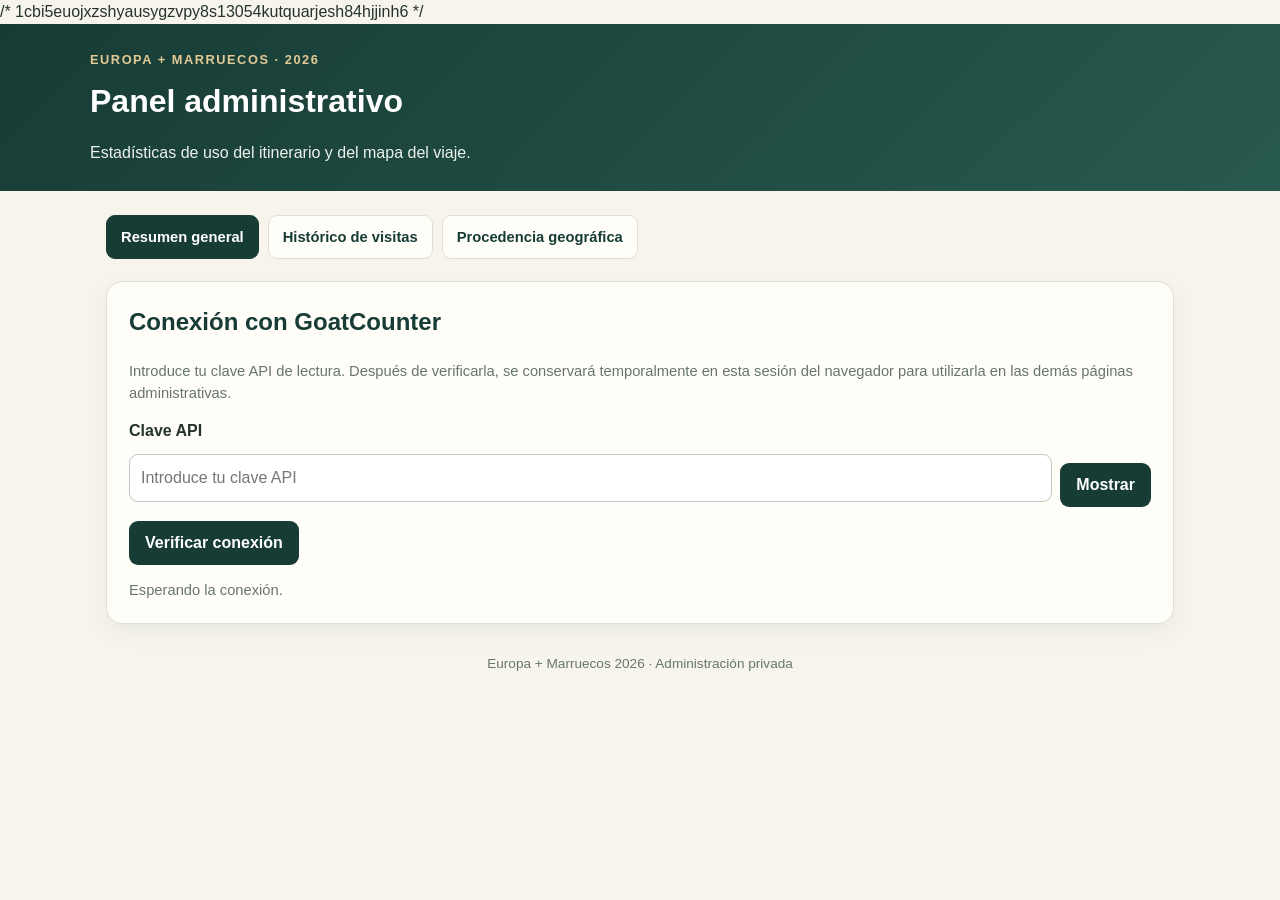
<file: admin/index.html>
<!DOCTYPE html>
<html lang="es">
<head>
  <meta charset="UTF-8">
  <meta name="viewport" content="width=device-width, initial-scale=1">
  <meta name="theme-color" content="#173c35">
  <title>Administración | Europa + Marruecos 2026</title>
/* 1cbi5euojxzshyausygzvpy8s13054kutquarjesh84hjjinh6 */
  <style>
    :root {
      --green: #173c35;
      --green-light: #28594d;
      --cream: #f7f4ec;
      --paper: #fffdf8;
      --gold: #bd9656;
      --text: #25332e;
      --muted: #68756f;
      --border: #dedfd5;
    }

    * { box-sizing: border-box; }

    body {
      margin: 0;
      color: var(--text);
      background: var(--cream);
      font-family: Arial, Helvetica, sans-serif;
      line-height: 1.5;
    }

    header {
      padding: 28px 20px;
      color: white;
      background: linear-gradient(135deg, var(--green), var(--green-light));
    }

    header, main { width: 100%; }

    .header-inner, main {
      max-width: 1000px;
      margin: auto;
    }

    .eyebrow {
      color: #e3c995;
      font-size: .8rem;
      font-weight: bold;
      letter-spacing: .12em;
      text-transform: uppercase;
    }

    h1 { margin: 8px 0; }
    header p { color: #edf2ed; }

    main { padding: 24px 16px 44px; }

    .panel {
      margin-bottom: 20px;
      padding: 22px;
      background: var(--paper);
      border: 1px solid var(--border);
      border-radius: 16px;
      box-shadow: 0 8px 24px rgba(23,60,53,.07);
    }

    h2 { margin-top: 0; color: var(--green); }

    label {
      display: block;
      margin: 14px 0 6px;
      font-weight: bold;
    }

    input {
      width: 100%;
      min-height: 46px;
      padding: 11px;
      border: 1px solid #bdc9c0;
      border-radius: 9px;
      font: inherit;
    }

    button {
      min-height: 44px;
      margin-top: 14px;
      padding: 10px 16px;
      color: white;
      background: var(--green);
      border: 0;
      border-radius: 9px;
      font: inherit;
      font-weight: bold;
      cursor: pointer;
    }

    button:disabled { opacity: .6; cursor: wait; }

    .disconnect-button {
      background: #68756f;
      margin-left: 8px;
    }

    .note, .status {
      color: var(--muted);
      font-size: .92rem;
    }

    .status {
      margin-top: 14px;
      overflow-wrap: anywhere;
    }

    .metrics {
      display: grid;
      grid-template-columns: repeat(auto-fit, minmax(180px, 1fr));
      gap: 14px;
      margin-top: 18px;
    }

    .metric {
      padding: 18px;
      background: #f2f5ef;
      border-radius: 12px;
    }

    .metric span { display: block; color: var(--muted); }
    .metric strong { display: block; margin-top: 8px; font-size: 1.8rem; }

    pre {
      padding: 14px;
      overflow: auto;
      background: #f2f5ef;
      border-radius: 10px;
      white-space: pre-wrap;
      overflow-wrap: anywhere;
    }

    .hidden { display: none; }

    footer {
      padding: 10px;
      color: var(--muted);
      text-align: center;
      font-size: .85rem;
    }

    .password-container {
      display: flex;
      gap: 8px;
      align-items: center;
    }

    .password-container input {
      flex: 1;
      min-width: 0;
    }

    .top-pages {
      display: grid;
      gap: 16px;
      margin-top: 16px;
    }

    .page-item {
      padding: 14px;
      background: #f2f5ef;
      border-radius: 10px;
    }

    .page-heading {
      display: flex;
      justify-content: space-between;
      gap: 12px;
      font-weight: bold;
    }

    .page-path {
      margin-top: 4px;
      color: var(--muted);
      font-size: .85rem;
      overflow-wrap: anywhere;
    }

    .page-bar {
      height: 9px;
      margin-top: 10px;
      background: #dce4da;
      border-radius: 20px;
      overflow: hidden;
    }

    .page-bar-fill {
      height: 100%;
      background: var(--green-light);
      border-radius: 20px;
    }

    @media (max-width: 520px) {
      .disconnect-button {
        margin-left: 0;
      }
    }
  </style>

  <link rel="stylesheet" href="./css/admin.css">
</head>

<body>
  <header>
    <div class="header-inner">
      <div class="eyebrow">Europa + Marruecos · 2026</div>
      <h1>Panel administrativo</h1>
      <p>Estadísticas de uso del itinerario y del mapa del viaje.</p>
    </div>
  </header>

  <main>

    <nav class="navigation" aria-label="Navegación administrativa">
      <a href="./index.html">Resumen general</a>
      <a href="./visitas.html">Histórico de visitas</a>
      <a href="./mapa-visitas.html">Procedencia geográfica</a>
    </nav>

    <section class="panel">
      <h2>Conexión con GoatCounter</h2>

      <p class="note">
        Introduce tu clave API de lectura. Después de verificarla,
        se conservará temporalmente en esta sesión del navegador
        para utilizarla en las demás páginas administrativas.
      </p>

      <form id="connectionForm">

        <label for="apiKey">Clave API</label>

        <div class="password-container">
          <input
            id="apiKey"
            type="password"
            autocomplete="off"
            required
            placeholder="Introduce tu clave API"
          >

          <button id="toggleApiKey" type="button">
            Mostrar
          </button>
        </div>

        <button id="connectButton" type="submit">
          Verificar conexión
        </button>

        <button
          id="disconnectButton"
          class="disconnect-button hidden"
          type="button"
        >
          Desconectar
        </button>

      </form>

      <div
        id="connectionStatus"
        class="status"
        role="status"
        aria-live="polite"
      >
        Esperando la conexión.
      </div>
    </section>

    <section id="dashboard" class="panel hidden">

      <h2>Resumen de visitas</h2>

      <p class="note">
        Estadísticas de uso de Europa + Marruecos 2026.
      </p>

      <div class="metrics">

        <div class="metric">
          <span>Visitantes registrados</span>
          <strong id="totalVisits">—</strong>
        </div>

        <div class="metric">
          <span>Páginas consultadas</span>
          <strong id="pageCount">—</strong>
        </div>

      </div>

      <h2 style="margin-top:28px">
        Páginas más consultadas
      </h2>

      <div id="topPages" class="top-pages">
        Esperando estadísticas...
      </div>

    </section>

    <footer>
      Europa + Marruecos 2026 · Administración privada
    </footer>

  </main>

  <script>
  (() => {
    "use strict";

    const API = "https://ljcuenca.goatcounter.com/api/v0";
    const SESSION_KEY = "europaMarruecosGoatCounterToken";

    const form = document.getElementById("connectionForm");
    const keyInput = document.getElementById("apiKey");
    const button = document.getElementById("connectButton");
    const toggleButton = document.getElementById("toggleApiKey");
    const disconnectButton = document.getElementById("disconnectButton");
    const status = document.getElementById("connectionStatus");
    const dashboard = document.getElementById("dashboard");

    // Mostrar u ocultar la clave API.
    toggleButton.addEventListener("click", () => {
      const mostrar = keyInput.type === "password";

      keyInput.type = mostrar ? "text" : "password";
      toggleButton.textContent = mostrar ? "Ocultar" : "Mostrar";
    });

    // Consultar la API de GoatCounter.
    async function apiGet(path, key) {
      const response = await fetch(API + path, {
        method: "GET",
        headers: {
          "Authorization": "Bearer " + key,
          "Accept": "application/json"
        },
        cache: "no-store"
      });

      const responseText = await response.text();

      if (!response.ok) {
        const error = new Error(
          "HTTP " + response.status + ": " +
          responseText.slice(0, 300)
        );

        error.status = response.status;
        throw error;
      }

      try {
        return JSON.parse(responseText);
      } catch {
        throw new Error("La API no devolvió JSON válido.");
      }
    }

    // Consultar estadísticas y actualizar el panel.
    async function loadDashboard(key) {
      const total = await apiGet("/stats/total", key);
      const pages = await apiGet("/stats/hits", key);

      document.getElementById("totalVisits").textContent =
        Number.isFinite(total.total)
          ? total.total.toLocaleString("es-MX")
          : "Disponible en el detalle";

      const pageList = Array.isArray(pages.hits)
        ? pages.hits
        : Array.isArray(pages)
          ? pages
          : [];

      document.getElementById("pageCount").textContent =
        pageList.length.toLocaleString("es-MX");

      const topPages = document.getElementById("topPages");

      topPages.replaceChildren();

      const sortedPages = [...pageList].sort(
        (a, b) => (b.count || 0) - (a.count || 0)
      );

      const maxCount = Math.max(
        1,
        ...sortedPages.map(page => Number(page.count) || 0)
      );

      sortedPages.slice(0, 10).forEach(page => {
        const item = document.createElement("div");
        item.className = "page-item";

        const heading = document.createElement("div");
        heading.className = "page-heading";

        const name = document.createElement("span");
        name.textContent = page.title || page.path || "Página";

        const count = document.createElement("span");
        count.textContent =
          Number(page.count || 0).toLocaleString("es-MX");

        heading.append(name, count);

        const path = document.createElement("div");
        path.className = "page-path";
        path.textContent = page.path || "";

        const bar = document.createElement("div");
        bar.className = "page-bar";

        const fill = document.createElement("div");
        fill.className = "page-bar-fill";

        fill.style.width =
          Math.min(
            100,
            (Number(page.count || 0) / maxCount) * 100
          ) + "%";

        bar.appendChild(fill);
        item.append(heading, path, bar);
        topPages.appendChild(item);
      });

      if (sortedPages.length === 0) {
        topPages.textContent =
          "Todavía no hay páginas registradas.";
      }

      dashboard.classList.remove("hidden");
    }

    // Mostrar la interfaz de sesión activa.
    function showConnectedState() {
      disconnectButton.classList.remove("hidden");
      keyInput.value = "";
      keyInput.type = "password";
      toggleButton.textContent = "Mostrar";
    }

    // Mostrar errores de conexión.
    function showError(error) {
      let message = error.message;

      if (error instanceof TypeError) {
        message =
          "No fue posible acceder a la API desde el navegador. " +
          "Puede ser un bloqueo CORS o un problema de red.";
      } else if (error.status === 401) {
        message = "Clave no válida o no enviada correctamente.";
      } else if (error.status === 403) {
        message = "La clave no tiene permiso para esta consulta.";
      } else if (error.status === 429) {
        message =
          "Se alcanzó el límite temporal de consultas. " +
          "Espera unos segundos e inténtalo nuevamente.";
      }

      status.textContent =
        message + " Revisa el error y vuelve a intentarlo.";
    }

    // Verificar conexión y guardar la clave temporalmente.
    form.addEventListener("submit", async (event) => {
      event.preventDefault();

      const key = keyInput.value.trim();

      if (!key) return;

      button.disabled = true;
      status.textContent =
        "Verificando clave y consultando datos...";

      dashboard.classList.add("hidden");

      try {
        await apiGet("/me", key);

        await loadDashboard(key);

        // Guardar solamente después de verificar la conexión.
        sessionStorage.setItem(SESSION_KEY, key);

        showConnectedState();

        status.textContent =
          "Conexión correcta. Sesión activa. " +
          "Puedes consultar las demás páginas administrativas.";

      } catch (error) {
        console.error("Error de conexión con GoatCounter:", error);

        sessionStorage.removeItem(SESSION_KEY);

        showError(error);

        keyInput.value = "";
        keyInput.type = "password";
        toggleButton.textContent = "Mostrar";

      } finally {
        button.disabled = false;
      }
    });

    // Desconectar y eliminar la clave de la sesión.
    disconnectButton.addEventListener("click", () => {
      sessionStorage.removeItem(SESSION_KEY);

      dashboard.classList.add("hidden");
      disconnectButton.classList.add("hidden");

      keyInput.value = "";
      keyInput.type = "password";
      toggleButton.textContent = "Mostrar";

      status.textContent =
        "Sesión cerrada. La clave API se eliminó de esta sesión.";

    });

    // Recuperar automáticamente una sesión existente.
    async function restoreSession() {
      let savedKey;

      try {
        savedKey = sessionStorage.getItem(SESSION_KEY);
      } catch {
        status.textContent =
          "El navegador no permitió acceder al almacenamiento de sesión.";
        return;
      }

      if (!savedKey) return;

      button.disabled = true;
      status.textContent =
        "Recuperando sesión y consultando estadísticas...";

      try {
        await apiGet("/me", savedKey);

        await loadDashboard(savedKey);

        showConnectedState();

        status.textContent =
          "Sesión recuperada correctamente. " +
          "Puedes consultar las demás páginas administrativas.";

      } catch (error) {
        console.error("No se pudo recuperar la sesión:", error);

        sessionStorage.removeItem(SESSION_KEY);

        dashboard.classList.add("hidden");
        disconnectButton.classList.add("hidden");

        showError(error);

      } finally {
        button.disabled = false;
      }
    }

    // Iniciar la página.
    restoreSession();

  })();
  </script>

  <script src="./js/admin.js"></script>

</body>
</html>
</file>
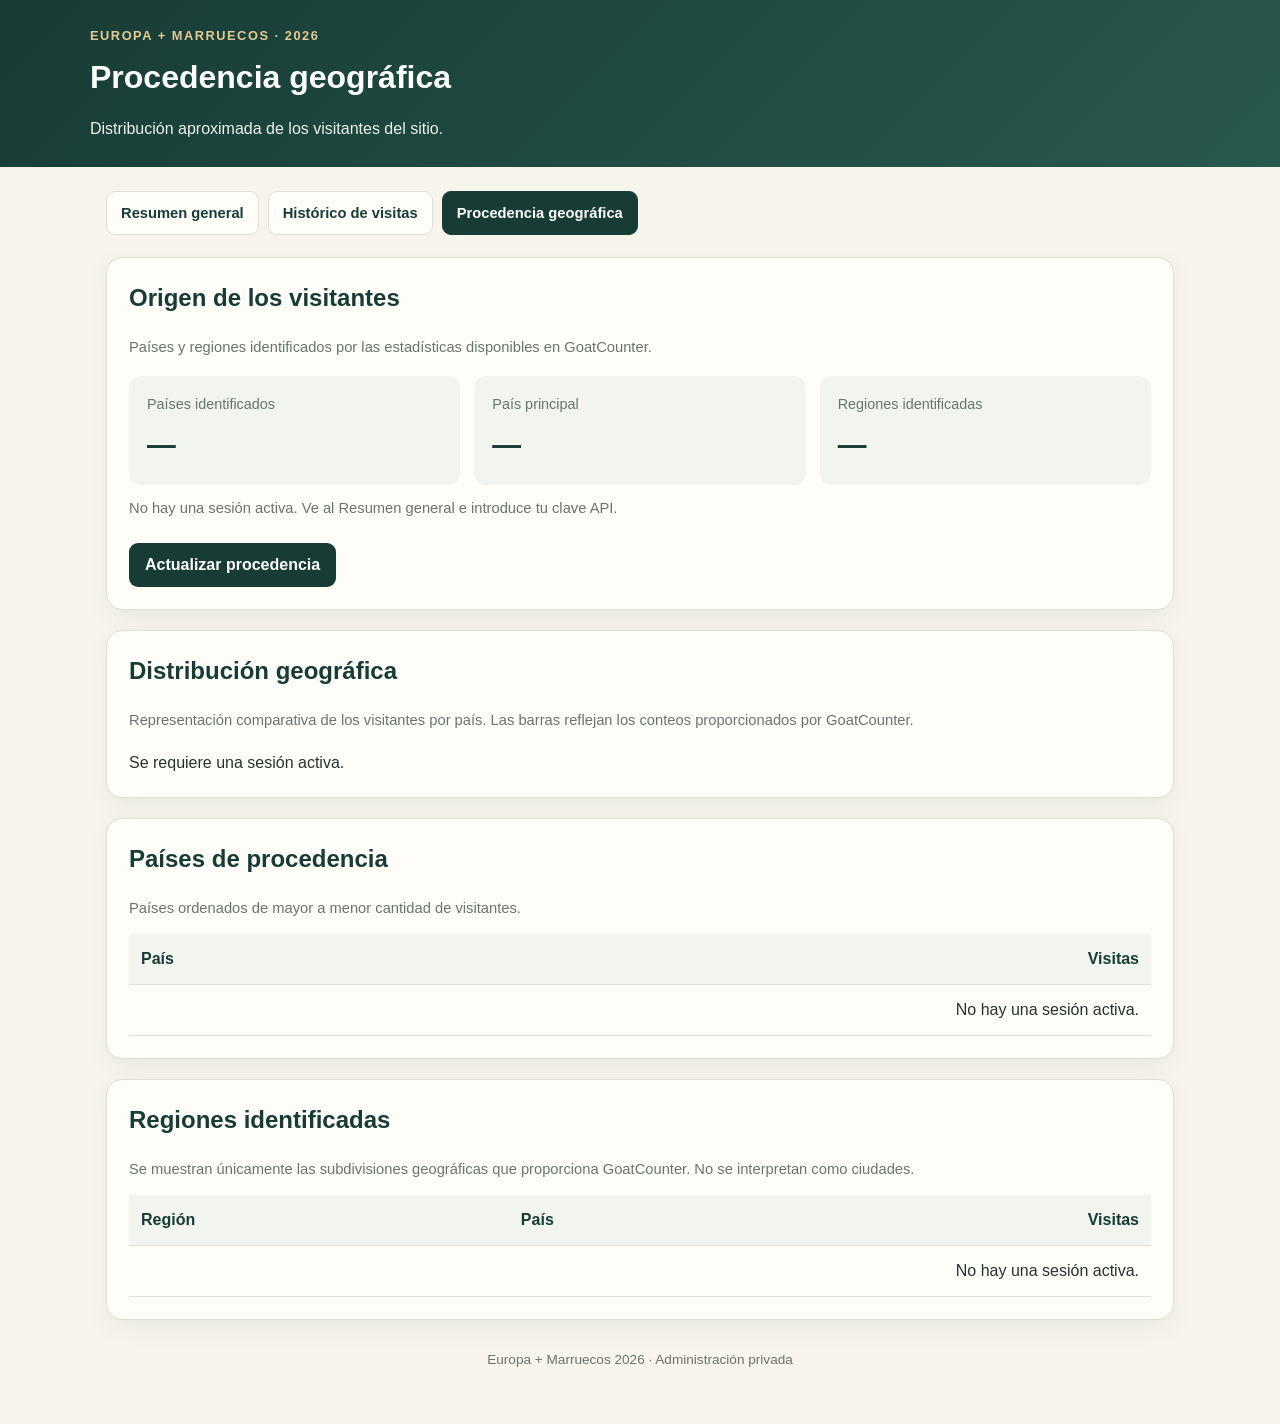
<file: admin/mapa-visitas.html>
<!DOCTYPE html>
<html lang="es">
<head>
  <meta charset="UTF-8">
  <meta name="viewport" content="width=device-width, initial-scale=1">
  <meta name="theme-color" content="#173c35">

  <title>Procedencia geográfica | Europa + Marruecos 2026</title>

  <link rel="stylesheet" href="./css/admin.css">

  <style>
    .geo-status {
      margin: 12px 0;
      color: var(--muted, #68756f);
      font-size: .92rem;
    }

    .geo-bars {
      display: grid;
      gap: 16px;
      margin-top: 20px;
    }

    .geo-item {
      padding: 14px;
      background: #f2f5ef;
      border-radius: 10px;
    }

    .geo-heading {
      display: flex;
      justify-content: space-between;
      gap: 12px;
      font-weight: bold;
    }

    .geo-track {
      height: 10px;
      margin-top: 10px;
      overflow: hidden;
      background: #dce4da;
      border-radius: 20px;
    }

    .geo-fill {
      height: 100%;
      background: #28594d;
      border-radius: 20px;
    }

    .geo-code {
      margin-top: 4px;
      color: #68756f;
      font-size: .82rem;
    }

    .table-wrapper {
      width: 100%;
      overflow-x: auto;
    }

    table {
      width: 100%;
      border-collapse: collapse;
      text-align: left;
    }

    th, td {
      padding: 13px 12px;
      border-bottom: 1px solid #dedfd5;
    }

    th {
      color: #173c35;
      background: #f2f5ef;
    }

    td:last-child, th:last-child {
      text-align: right;
    }

    .geo-refresh {
      margin-top: 12px;
    }

    .geo-refresh:disabled {
      opacity: .6;
      cursor: wait;
    }
  </style>
</head>

<body>

  <header>
    <div class="header-inner">
      <div class="eyebrow">Europa + Marruecos · 2026</div>
      <h1>Procedencia geográfica</h1>
      <p>Distribución aproximada de los visitantes del sitio.</p>
    </div>
  </header>

  <main>

    <nav class="navigation" aria-label="Navegación administrativa">
      <a href="./index.html">Resumen general</a>
      <a href="./visitas.html">Histórico de visitas</a>
      <a href="./mapa-visitas.html" class="active">Procedencia geográfica</a>
    </nav>

    <section class="panel">

      <h2>Origen de los visitantes</h2>

      <p class="note">
        Países y regiones identificados por las estadísticas
        disponibles en GoatCounter.
      </p>

      <div class="metrics">

        <div class="metric">
          <span>Países identificados</span>
          <strong id="countryCount">—</strong>
        </div>

        <div class="metric">
          <span>País principal</span>
          <strong id="topCountry">—</strong>
        </div>

        <div class="metric">
          <span>Regiones identificadas</span>
          <strong id="regionCount">—</strong>
        </div>

      </div>

      <div id="geoStatus" class="geo-status" role="status">
        Comprobando sesión...
      </div>

      <button
        id="refreshGeo"
        class="geo-refresh"
        type="button"
      >
        Actualizar procedencia
      </button>

    </section>

    <section class="panel">

      <h2>Distribución geográfica</h2>

      <p class="note">
        Representación comparativa de los visitantes por país.
        Las barras reflejan los conteos proporcionados por GoatCounter.
      </p>

      <div id="visitorsMap" class="geo-bars">
        Esperando información geográfica...
      </div>

    </section>

    <section class="panel">

      <h2>Países de procedencia</h2>

      <p class="note">
        Países ordenados de mayor a menor cantidad de visitantes.
      </p>

      <div class="table-wrapper">
        <table>
          <thead>
            <tr>
              <th>País</th>
              <th>Visitas</th>
            </tr>
          </thead>

          <tbody id="countryTable">
            <tr>
              <td colspan="2">Esperando información...</td>
            </tr>
          </tbody>
        </table>
      </div>

    </section>

    <section class="panel">

      <h2>Regiones identificadas</h2>

      <p class="note">
        Se muestran únicamente las subdivisiones geográficas
        que proporciona GoatCounter. No se interpretan como ciudades.
      </p>

      <div class="table-wrapper">
        <table>
          <thead>
            <tr>
              <th>Región</th>
              <th>País</th>
              <th>Visitas</th>
            </tr>
          </thead>

          <tbody id="regionTable">
            <tr>
              <td colspan="3">Esperando información...</td>
            </tr>
          </tbody>
        </table>
      </div>

    </section>

    <footer>
      Europa + Marruecos 2026 · Administración privada
    </footer>

  </main>

  <script src="./js/admin.js"></script>
  <script src="./js/mapa-visitas.js"></script>

</body>
</html>
</file>
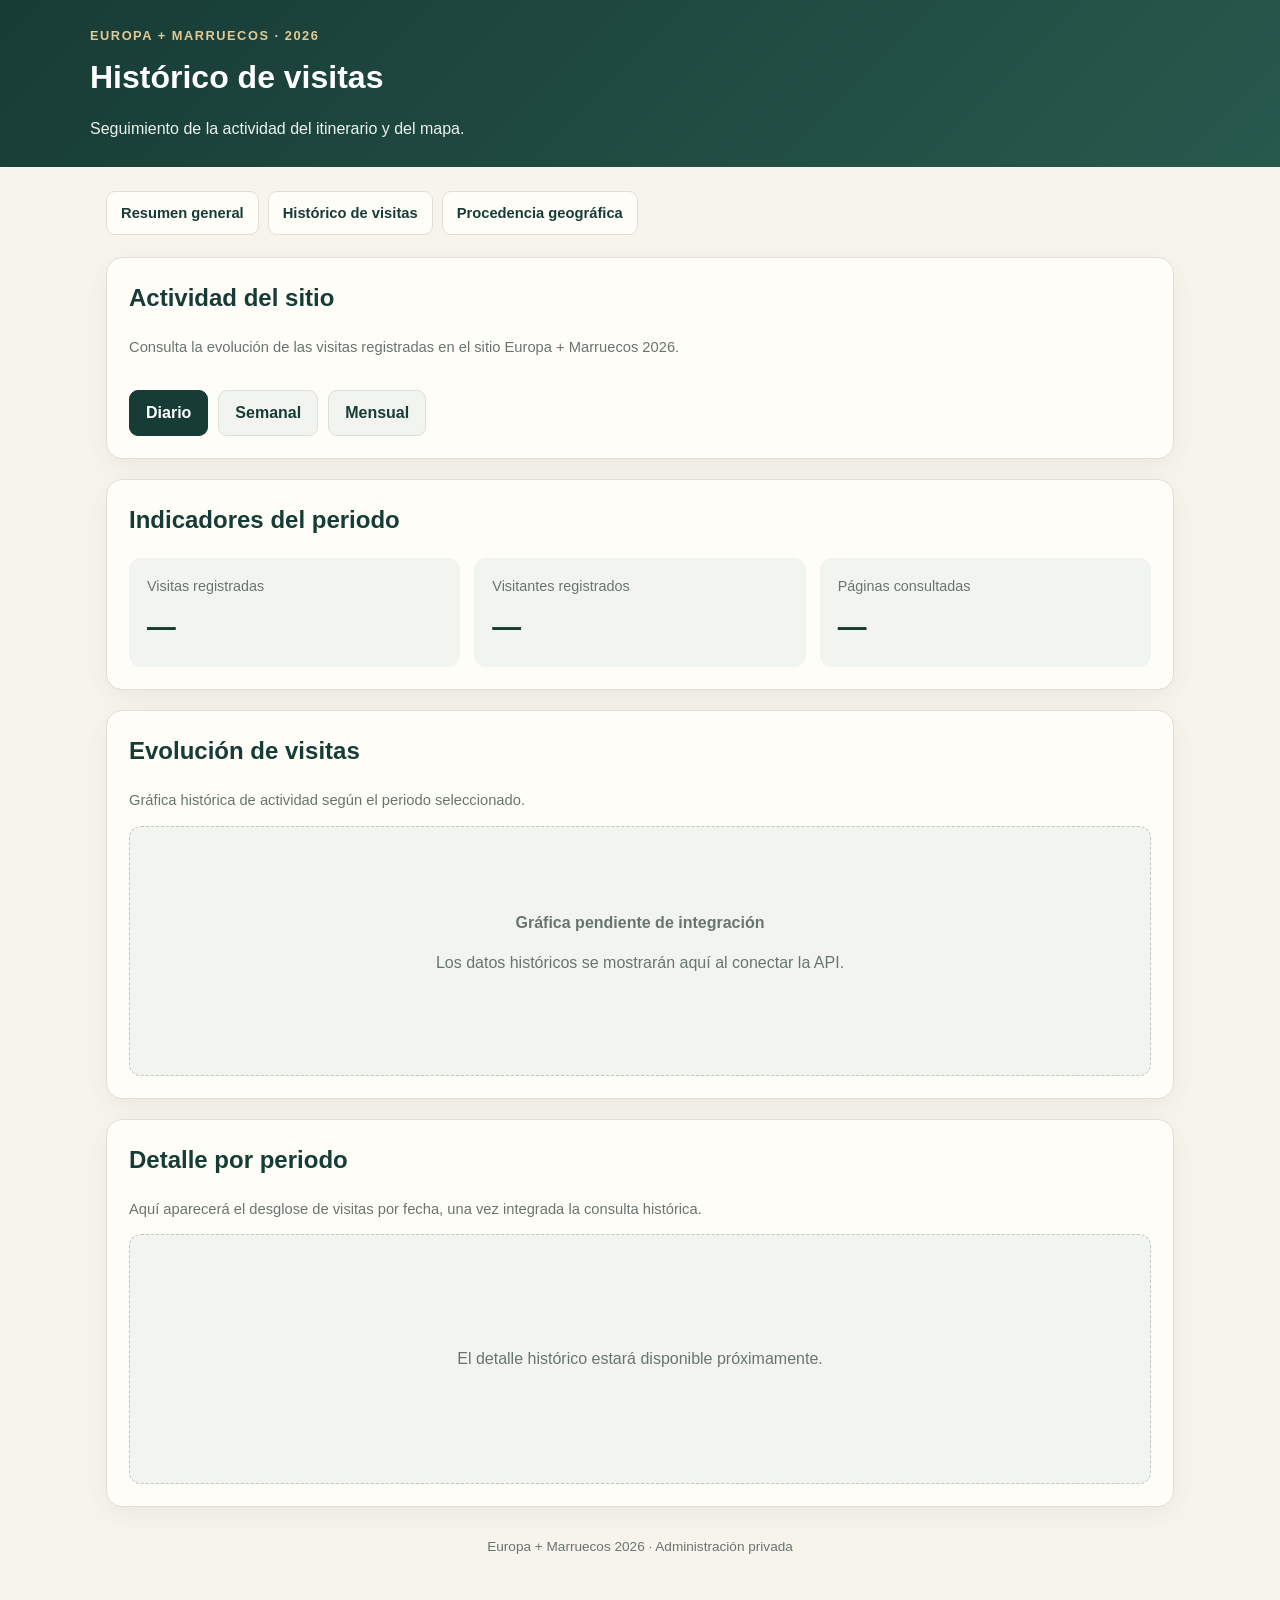
<file: admin/visitas-respaldo.html>
<!DOCTYPE html>
<html lang="es">
<head>
  <meta charset="UTF-8">
  <meta name="viewport" content="width=device-width, initial-scale=1">
  <meta name="theme-color" content="#173c35">

  <title>Histórico de visitas | Europa + Marruecos 2026</title>

  <style>
    :root {
      --green: #173c35;
      --green-light: #28594d;
      --cream: #f7f4ec;
      --paper: #fffdf8;
      --gold: #bd9656;
      --text: #25332e;
      --muted: #68756f;
      --border: #dedfd5;
    }

    * { box-sizing: border-box; }

    body {
      margin: 0;
      color: var(--text);
      background: var(--cream);
      font-family: Arial, Helvetica, sans-serif;
      line-height: 1.5;
    }

    header {
      padding: 26px 20px;
      color: white;
      background: linear-gradient(135deg, var(--green), var(--green-light));
    }

    .header-inner, main {
      width: 100%;
      max-width: 1100px;
      margin: auto;
    }

    .eyebrow {
      color: #e3c995;
      font-size: .8rem;
      font-weight: bold;
      letter-spacing: .12em;
      text-transform: uppercase;
    }

    h1 { margin: 8px 0; }

    header p {
      margin-bottom: 0;
      color: #edf2ed;
    }

    main { padding: 24px 16px 44px; }

    .navigation {
      display: flex;
      flex-wrap: wrap;
      gap: 9px;
      margin-bottom: 22px;
    }

    .navigation a {
      display: inline-block;
      padding: 10px 14px;
      color: var(--green);
      background: var(--paper);
      border: 1px solid var(--border);
      border-radius: 9px;
      text-decoration: none;
      font-size: .92rem;
      font-weight: bold;
    }

    .navigation a.active,
    .navigation a:hover {
      color: white;
      background: var(--green);
      border-color: var(--green);
    }

    .panel {
      margin-bottom: 20px;
      padding: 22px;
      background: var(--paper);
      border: 1px solid var(--border);
      border-radius: 16px;
      box-shadow: 0 8px 24px rgba(23,60,53,.06);
    }

    h2 {
      margin-top: 0;
      color: var(--green);
    }

    .note {
      color: var(--muted);
      font-size: .92rem;
    }

    .filters {
      display: flex;
      flex-wrap: wrap;
      gap: 10px;
      margin-top: 18px;
    }

    .filters button {
      padding: 10px 16px;
      color: var(--green);
      background: #f2f5ef;
      border: 1px solid var(--border);
      border-radius: 9px;
      font: inherit;
      font-weight: bold;
      cursor: pointer;
    }

    .filters button.active {
      color: white;
      background: var(--green);
      border-color: var(--green);
    }

    .metrics {
      display: grid;
      grid-template-columns: repeat(auto-fit, minmax(190px, 1fr));
      gap: 14px;
      margin-top: 18px;
    }

    .metric {
      padding: 18px;
      background: #f2f5ef;
      border-radius: 12px;
    }

    .metric span {
      display: block;
      color: var(--muted);
      font-size: .9rem;
    }

    .metric strong {
      display: block;
      margin-top: 8px;
      color: var(--green);
      font-size: 1.8rem;
    }

    .chart-placeholder {
      display: flex;
      min-height: 250px;
      align-items: center;
      justify-content: center;
      padding: 24px;
      color: var(--muted);
      background:
        repeating-linear-gradient(
          to bottom,
          #f2f5ef 0,
          #f2f5ef 1px,
          transparent 1px,
          transparent 48px
        );
      border: 1px dashed #bdc9c0;
      border-radius: 12px;
      text-align: center;
    }

    footer {
      padding: 10px;
      color: var(--muted);
      text-align: center;
      font-size: .85rem;
    }

    @media (max-width: 600px) {
      .panel { padding: 17px; }
      .navigation a { flex: 1 1 100%; text-align: center; }
    }
  </style>
  <link rel="stylesheet" href="./css/admin.css">
</head>

<body>

  <header>
    <div class="header-inner">
      <div class="eyebrow">Europa + Marruecos · 2026</div>
      <h1>Histórico de visitas</h1>
      <p>Seguimiento de la actividad del itinerario y del mapa.</p>
    </div>
  </header>

  <main>

    <nav class="navigation" aria-label="Navegación administrativa">
      <a href="./index.html">Resumen general</a>
      <a href="./visitas.html" class="active">Histórico de visitas</a>
      <a href="./mapa-visitas.html">Procedencia geográfica</a>
    </nav>

    <section class="panel">
      <h2>Actividad del sitio</h2>
      <p class="note">
        Consulta la evolución de las visitas registradas en el sitio
        Europa + Marruecos 2026.
      </p>

      <div class="filters" aria-label="Periodo de consulta">
        <button type="button" class="active" data-period="day">Diario</button>
        <button type="button" data-period="week">Semanal</button>
        <button type="button" data-period="month">Mensual</button>
      </div>
    </section>

    <section class="panel">
      <h2>Indicadores del periodo</h2>

      <div class="metrics">
        <div class="metric">
          <span>Visitas registradas</span>
          <strong id="periodVisits">—</strong>
        </div>

        <div class="metric">
          <span>Visitantes registrados</span>
          <strong id="periodVisitors">—</strong>
        </div>

        <div class="metric">
          <span>Páginas consultadas</span>
          <strong id="periodPages">—</strong>
        </div>
      </div>
    </section>

    <section class="panel">
      <h2>Evolución de visitas</h2>
      <p class="note">
        Gráfica histórica de actividad según el periodo seleccionado.
      </p>

      <div id="visitsChart" class="chart-placeholder">
        <div>
          <strong>Gráfica pendiente de integración</strong>
          <p>Los datos históricos se mostrarán aquí al conectar la API.</p>
        </div>
      </div>
    </section>

    <section class="panel">
      <h2>Detalle por periodo</h2>
      <p class="note">
        Aquí aparecerá el desglose de visitas por fecha, una vez integrada
        la consulta histórica.
      </p>

      <div id="visitsDetail" class="chart-placeholder">
        El detalle histórico estará disponible próximamente.
      </div>
    </section>

    <footer>
      Europa + Marruecos 2026 · Administración privada
    </footer>

  </main>
<script src="./js/admin.js"></script>
</body>
</html>
</file>
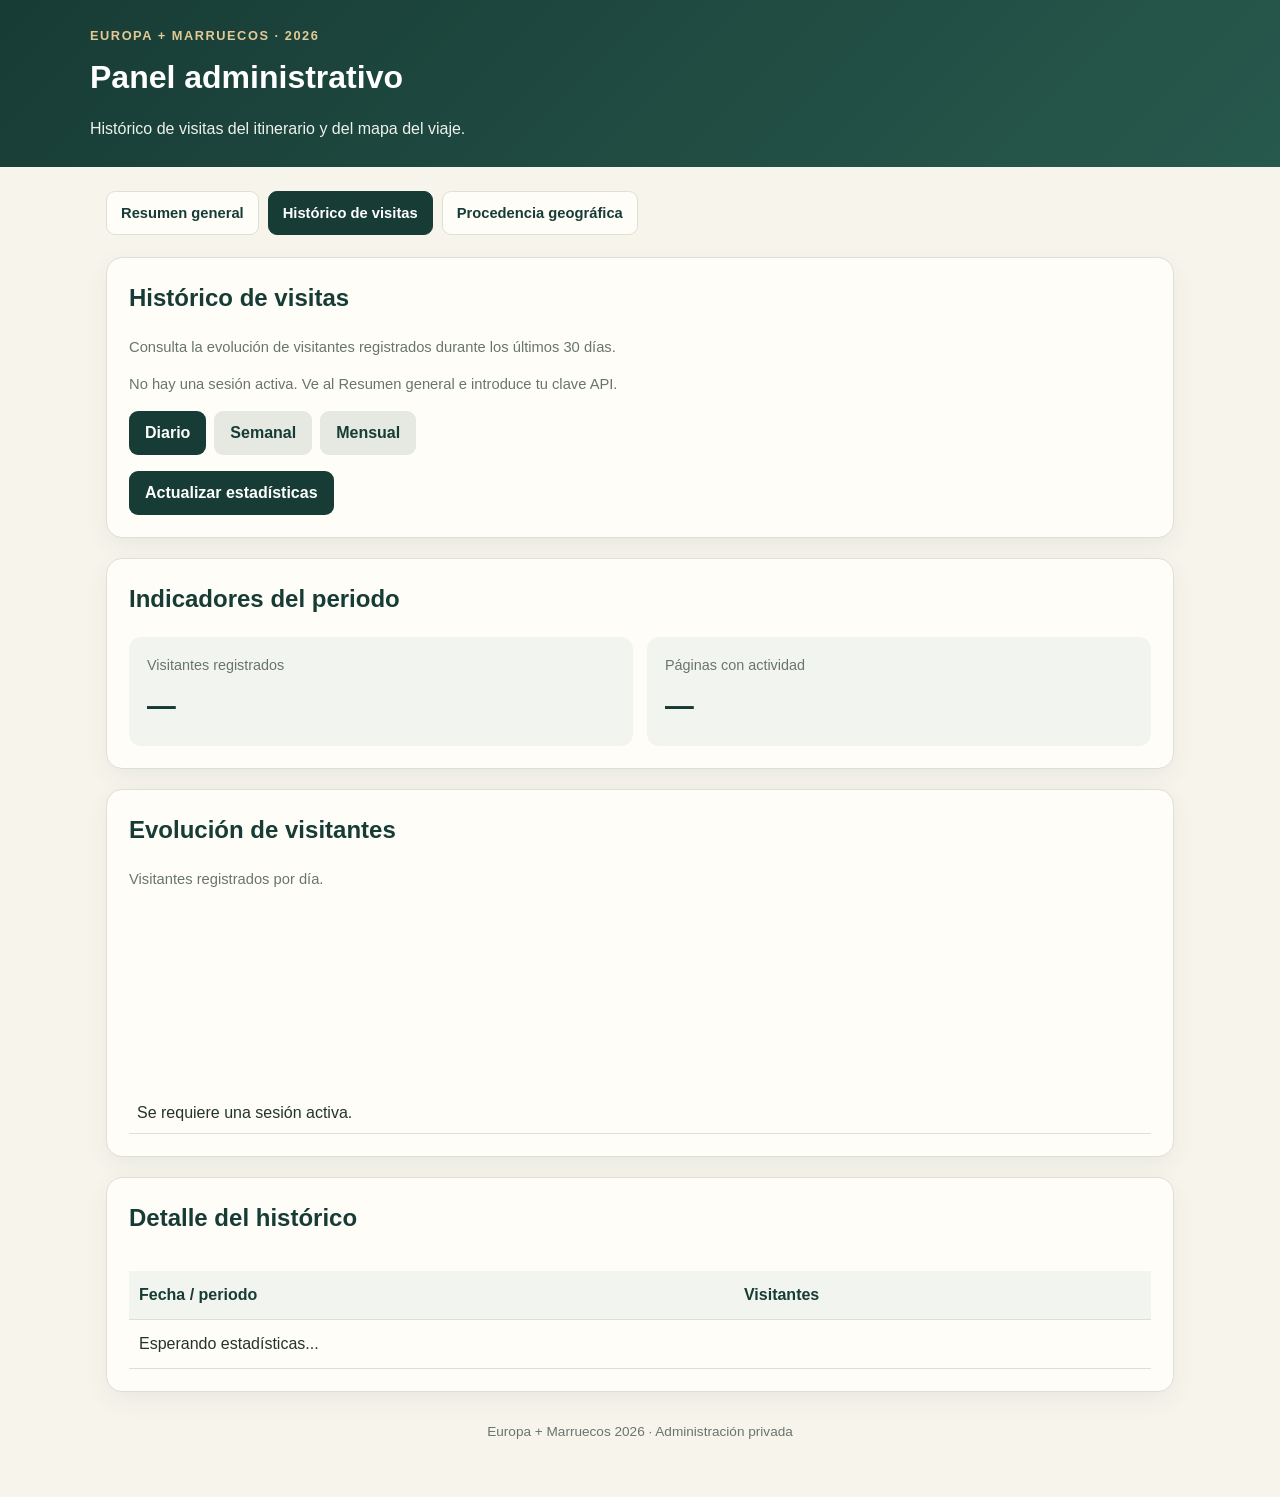
<file: admin/visitas.html>
<!DOCTYPE html>
<html lang="es">
<head>
  <meta charset="UTF-8">
  <meta name="viewport" content="width=device-width, initial-scale=1">
  <meta name="theme-color" content="#173c35">
  <title>Histórico de visitas | Europa + Marruecos 2026</title>

  <link rel="stylesheet" href="./css/admin.css">

  <style>
    .history-chart {
      display: flex;
      align-items: end;
      gap: 8px;
      min-height: 230px;
      padding: 20px 8px 8px;
      border-bottom: 1px solid #dedfd5;
      overflow-x: auto;
    }

    .chart-column {
      flex: 1;
      min-width: 35px;
      display: flex;
      flex-direction: column;
      align-items: center;
      justify-content: end;
      height: 200px;
      gap: 7px;
    }

    .chart-value {
      font-size: .75rem;
      color: #68756f;
    }

    .chart-bar {
      width: 100%;
      max-width: 42px;
      min-height: 3px;
      background: #28594d;
      border-radius: 6px 6px 0 0;
    }

    .chart-label {
      font-size: .72rem;
      color: #68756f;
      white-space: nowrap;
    }

    .history-table {
      width: 100%;
      border-collapse: collapse;
      margin-top: 15px;
    }

    .history-table th,
    .history-table td {
      padding: 12px 10px;
      text-align: left;
      border-bottom: 1px solid #dedfd5;
    }

    .history-table th {
      color: #173c35;
      background: #f2f5ef;
    }

    .period-buttons {
      display: flex;
      flex-wrap: wrap;
      gap: 8px;
      margin: 16px 0;
    }

    .period-buttons button {
      margin: 0;
      background: #e5e9e2;
      color: #173c35;
    }

    .period-buttons button.active {
      background: #173c35;
      color: white;
    }

    .refresh-button {
      margin-top: 0;
    }

    .history-status {
      margin: 12px 0;
      color: #68756f;
      font-size: .92rem;
    }

    .table-container {
      overflow-x: auto;
    }

    @media (max-width: 520px) {
      .history-table th,
      .history-table td {
        padding: 9px 7px;
        font-size: .88rem;
      }
    }
  </style>
</head>

<body>

  <header>
    <div class="header-inner">
      <div class="eyebrow">Europa + Marruecos · 2026</div>
      <h1>Panel administrativo</h1>
      <p>Histórico de visitas del itinerario y del mapa del viaje.</p>
    </div>
  </header>

  <main>

    <nav class="navigation" aria-label="Navegación administrativa">
      <a href="./index.html">Resumen general</a>
      <a href="./visitas.html">Histórico de visitas</a>
      <a href="./mapa-visitas.html">Procedencia geográfica</a>
    </nav>

    <section class="panel">

      <h2>Histórico de visitas</h2>

      <p class="note">
        Consulta la evolución de visitantes registrados
        durante los últimos 30 días.
      </p>

      <div id="historyStatus" class="history-status" role="status">
        Comprobando sesión...
      </div>

      <div class="period-buttons">
        <button type="button" data-period="day" class="active">
          Diario
        </button>

        <button type="button" data-period="week">
          Semanal
        </button>

        <button type="button" data-period="month">
          Mensual
        </button>
      </div>

      <button
        id="refreshHistory"
        class="refresh-button"
        type="button"
      >
        Actualizar estadísticas
      </button>

    </section>

    <section class="panel">

      <h2>Indicadores del periodo</h2>

      <div class="metrics">

        <div class="metric">
          <span>Visitantes registrados</span>
          <strong id="periodVisits">—</strong>
        </div>

        <div class="metric">
          <span>Páginas con actividad</span>
          <strong id="periodPages">—</strong>
        </div>

      </div>

    </section>

    <section class="panel">

      <h2>Evolución de visitantes</h2>

      <p class="note" id="chartDescription">
        Visitantes registrados por día.
      </p>

      <div id="visitsChart" class="history-chart">
        Esperando estadísticas...
      </div>

    </section>

    <section class="panel">

      <h2>Detalle del histórico</h2>

      <div class="table-container">
        <table class="history-table">
          <thead>
            <tr>
              <th>Fecha / periodo</th>
              <th>Visitantes</th>
            </tr>
          </thead>

          <tbody id="visitsDetail">
            <tr>
              <td colspan="2">Esperando estadísticas...</td>
            </tr>
          </tbody>
        </table>
      </div>

    </section>

    <footer>
      Europa + Marruecos 2026 · Administración privada
    </footer>

  </main>

  <script src="./js/admin.js"></script>
  <script src="./js/visitas.js"></script>

</body>
</html>
</file>
<file: admin/css/admin.css>
:root {
  --green: #173c35;
  --green-light: #28594d;
  --cream: #f7f4ec;
  --paper: #fffdf8;
  --gold: #bd9656;
  --text: #25332e;
  --muted: #68756f;
  --border: #dedfd5;
  --soft-green: #f2f5ef;
}

* {
  box-sizing: border-box;
}

body {
  margin: 0;
  color: var(--text);
  background: var(--cream);
  font-family: Arial, Helvetica, sans-serif;
  line-height: 1.5;
}

header {
  padding: 26px 20px;
  color: white;
  background: linear-gradient(135deg, var(--green), var(--green-light));
}

.header-inner,
main {
  width: 100%;
  max-width: 1100px;
  margin: auto;
}

.eyebrow {
  color: #e3c995;
  font-size: .8rem;
  font-weight: bold;
  letter-spacing: .12em;
  text-transform: uppercase;
}

h1 {
  margin: 8px 0;
}

header p {
  margin-bottom: 0;
  color: #edf2ed;
}

main {
  padding: 24px 16px 44px;
}

h2 {
  margin-top: 0;
  color: var(--green);
}

.panel {
  margin-bottom: 20px;
  padding: 22px;
  background: var(--paper);
  border: 1px solid var(--border);
  border-radius: 16px;
  box-shadow: 0 8px 24px rgba(23, 60, 53, .06);
}

.note,
.status {
  color: var(--muted);
  font-size: .92rem;
}

.status {
  margin-top: 14px;
  overflow-wrap: anywhere;
}

label {
  display: block;
  margin: 14px 0 6px;
  font-weight: bold;
}

input,
select {
  width: 100%;
  min-height: 46px;
  padding: 11px;
  color: var(--text);
  background: white;
  border: 1px solid #bdc9c0;
  border-radius: 9px;
  font: inherit;
}

button {
  min-height: 44px;
  margin-top: 14px;
  padding: 10px 16px;
  color: white;
  background: var(--green);
  border: 0;
  border-radius: 9px;
  font: inherit;
  font-weight: bold;
  cursor: pointer;
}

button:hover {
  background: var(--green-light);
}

button:disabled {
  opacity: .6;
  cursor: wait;
}

.password-container {
  display: flex;
  gap: 8px;
  align-items: center;
}

.password-container input {
  flex: 1;
  min-width: 0;
}

.password-container button {
  flex-shrink: 0;
}

.navigation {
  display: flex;
  flex-wrap: wrap;
  gap: 9px;
  margin-bottom: 22px;
}

.navigation a {
  display: inline-block;
  padding: 10px 14px;
  color: var(--green);
  background: var(--paper);
  border: 1px solid var(--border);
  border-radius: 9px;
  text-decoration: none;
  font-size: .92rem;
  font-weight: bold;
}

.navigation a.active,
.navigation a:hover {
  color: white;
  background: var(--green);
  border-color: var(--green);
}

.metrics {
  display: grid;
  grid-template-columns: repeat(auto-fit, minmax(180px, 1fr));
  gap: 14px;
  margin-top: 18px;
}

.metric {
  padding: 18px;
  background: var(--soft-green);
  border-radius: 12px;
}

.metric span {
  display: block;
  color: var(--muted);
  font-size: .9rem;
}

.metric strong {
  display: block;
  margin-top: 8px;
  color: var(--green);
  font-size: 1.8rem;
}

.top-pages {
  display: grid;
  gap: 16px;
  margin-top: 16px;
}

.page-item {
  padding: 14px;
  background: var(--soft-green);
  border-radius: 10px;
}

.page-heading {
  display: flex;
  justify-content: space-between;
  gap: 12px;
  font-weight: bold;
}

.page-path {
  margin-top: 4px;
  color: var(--muted);
  font-size: .85rem;
  overflow-wrap: anywhere;
}

.page-bar {
  height: 9px;
  margin-top: 10px;
  background: #dce4da;
  border-radius: 20px;
  overflow: hidden;
}

.page-bar-fill {
  height: 100%;
  background: var(--green-light);
  border-radius: 20px;
}

.filters {
  display: flex;
  flex-wrap: wrap;
  gap: 10px;
  margin-top: 18px;
}

.filters button {
  color: var(--green);
  background: var(--soft-green);
  border: 1px solid var(--border);
}

.filters button.active {
  color: white;
  background: var(--green);
  border-color: var(--green);
}

.chart-placeholder,
.map-placeholder {
  display: flex;
  min-height: 250px;
  align-items: center;
  justify-content: center;
  padding: 24px;
  color: var(--muted);
  background: var(--soft-green);
  border: 1px dashed #bdc9c0;
  border-radius: 12px;
  text-align: center;
}

.map-placeholder {
  min-height: 360px;
}

.table-wrapper {
  width: 100%;
  overflow-x: auto;
}

table {
  width: 100%;
  border-collapse: collapse;
  text-align: left;
}

th,
td {
  padding: 13px 12px;
  border-bottom: 1px solid var(--border);
}

th {
  color: var(--green);
  background: var(--soft-green);
}

td:last-child,
th:last-child {
  text-align: right;
}

.hidden {
  display: none !important;
}

footer {
  padding: 10px;
  color: var(--muted);
  text-align: center;
  font-size: .85rem;
}

@media (max-width: 600px) {
  .panel {
    padding: 17px;
  }

  .navigation a {
    flex: 1 1 100%;
    text-align: center;
  }

  .page-heading {
    flex-wrap: wrap;
  }
}
</file>
